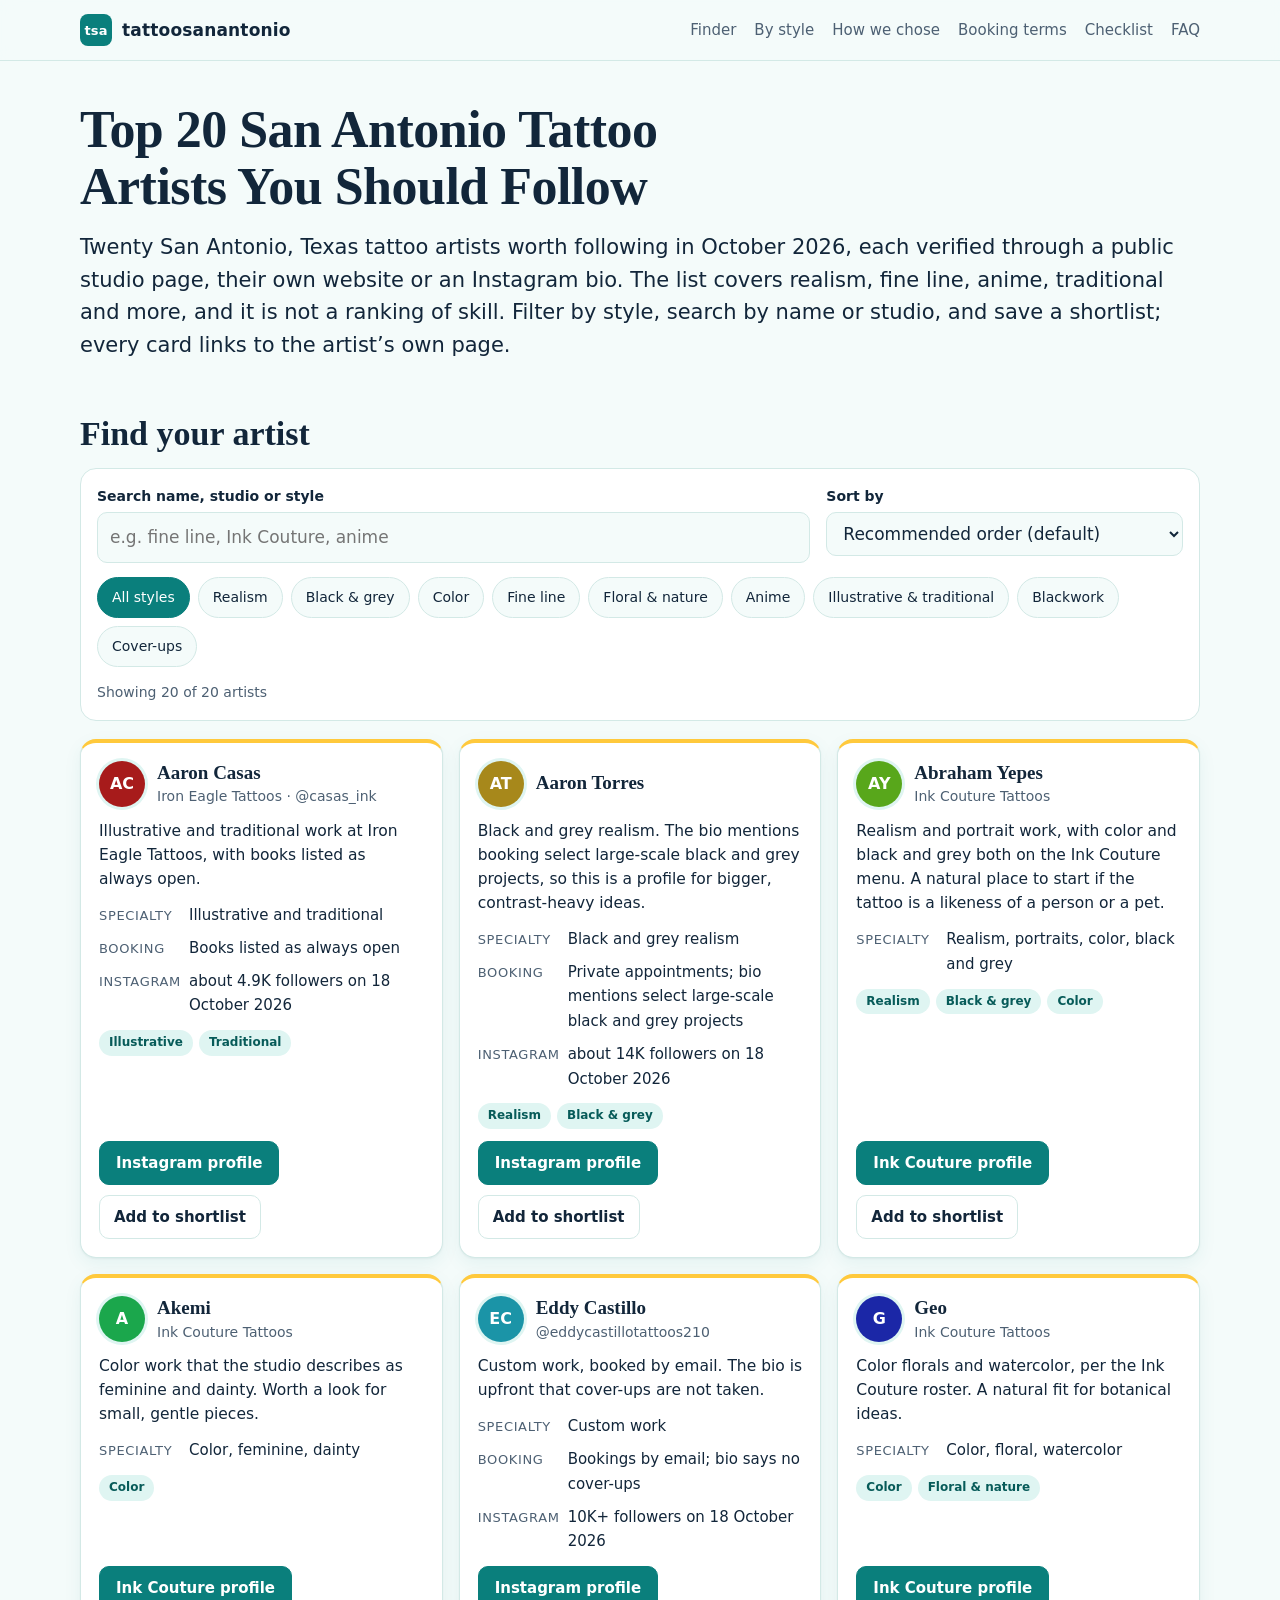
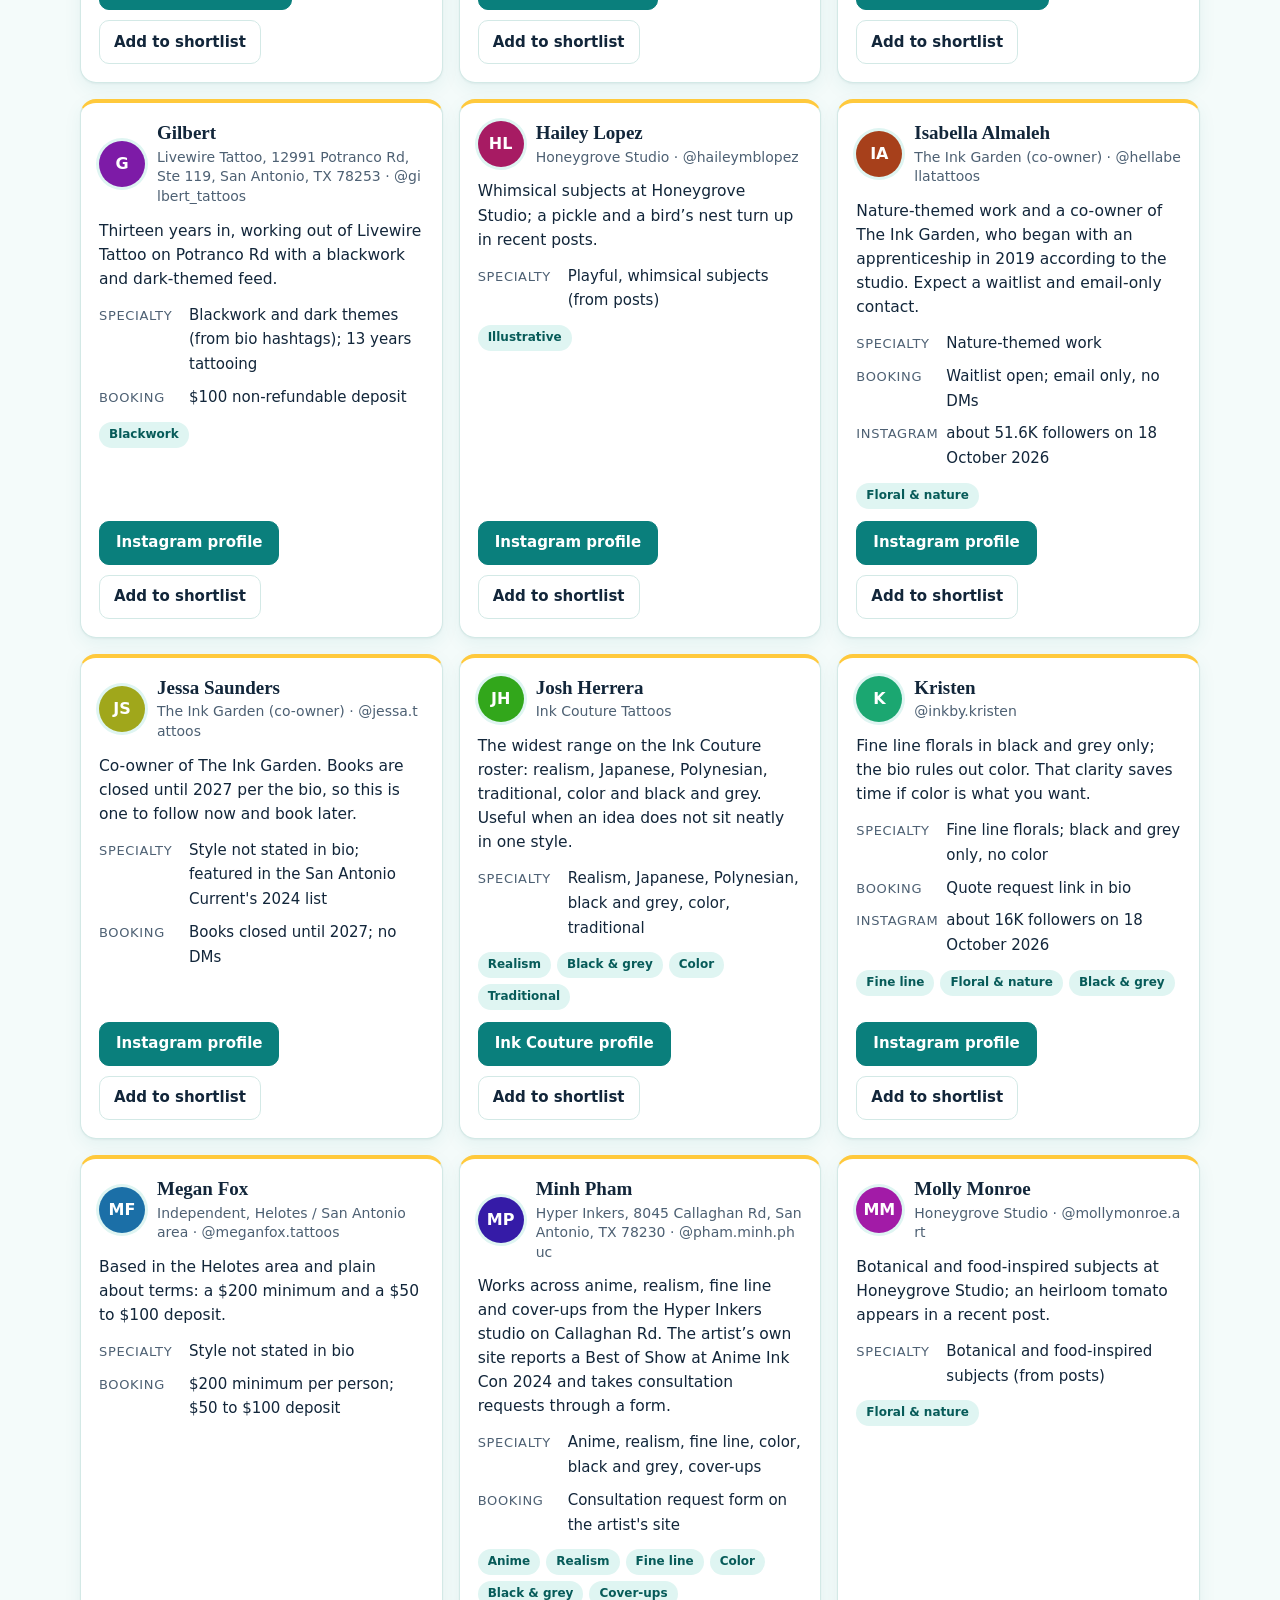
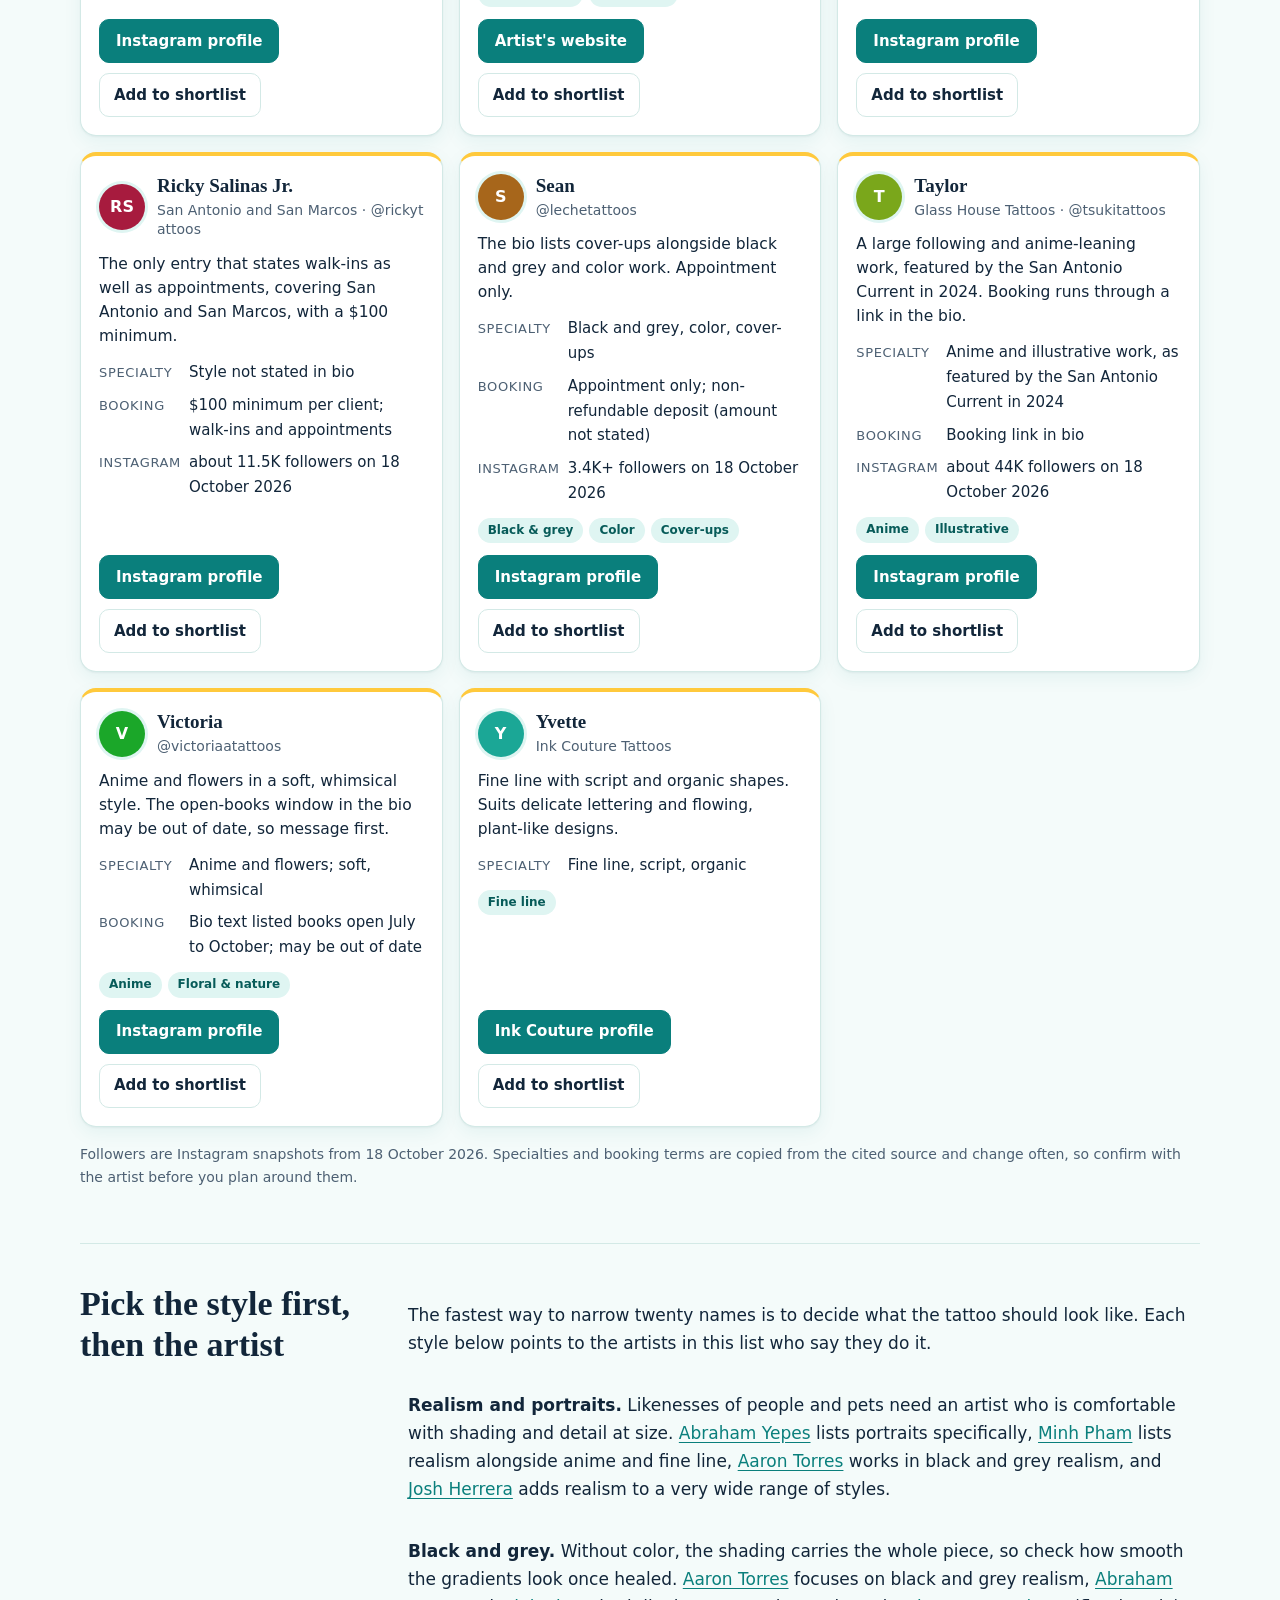
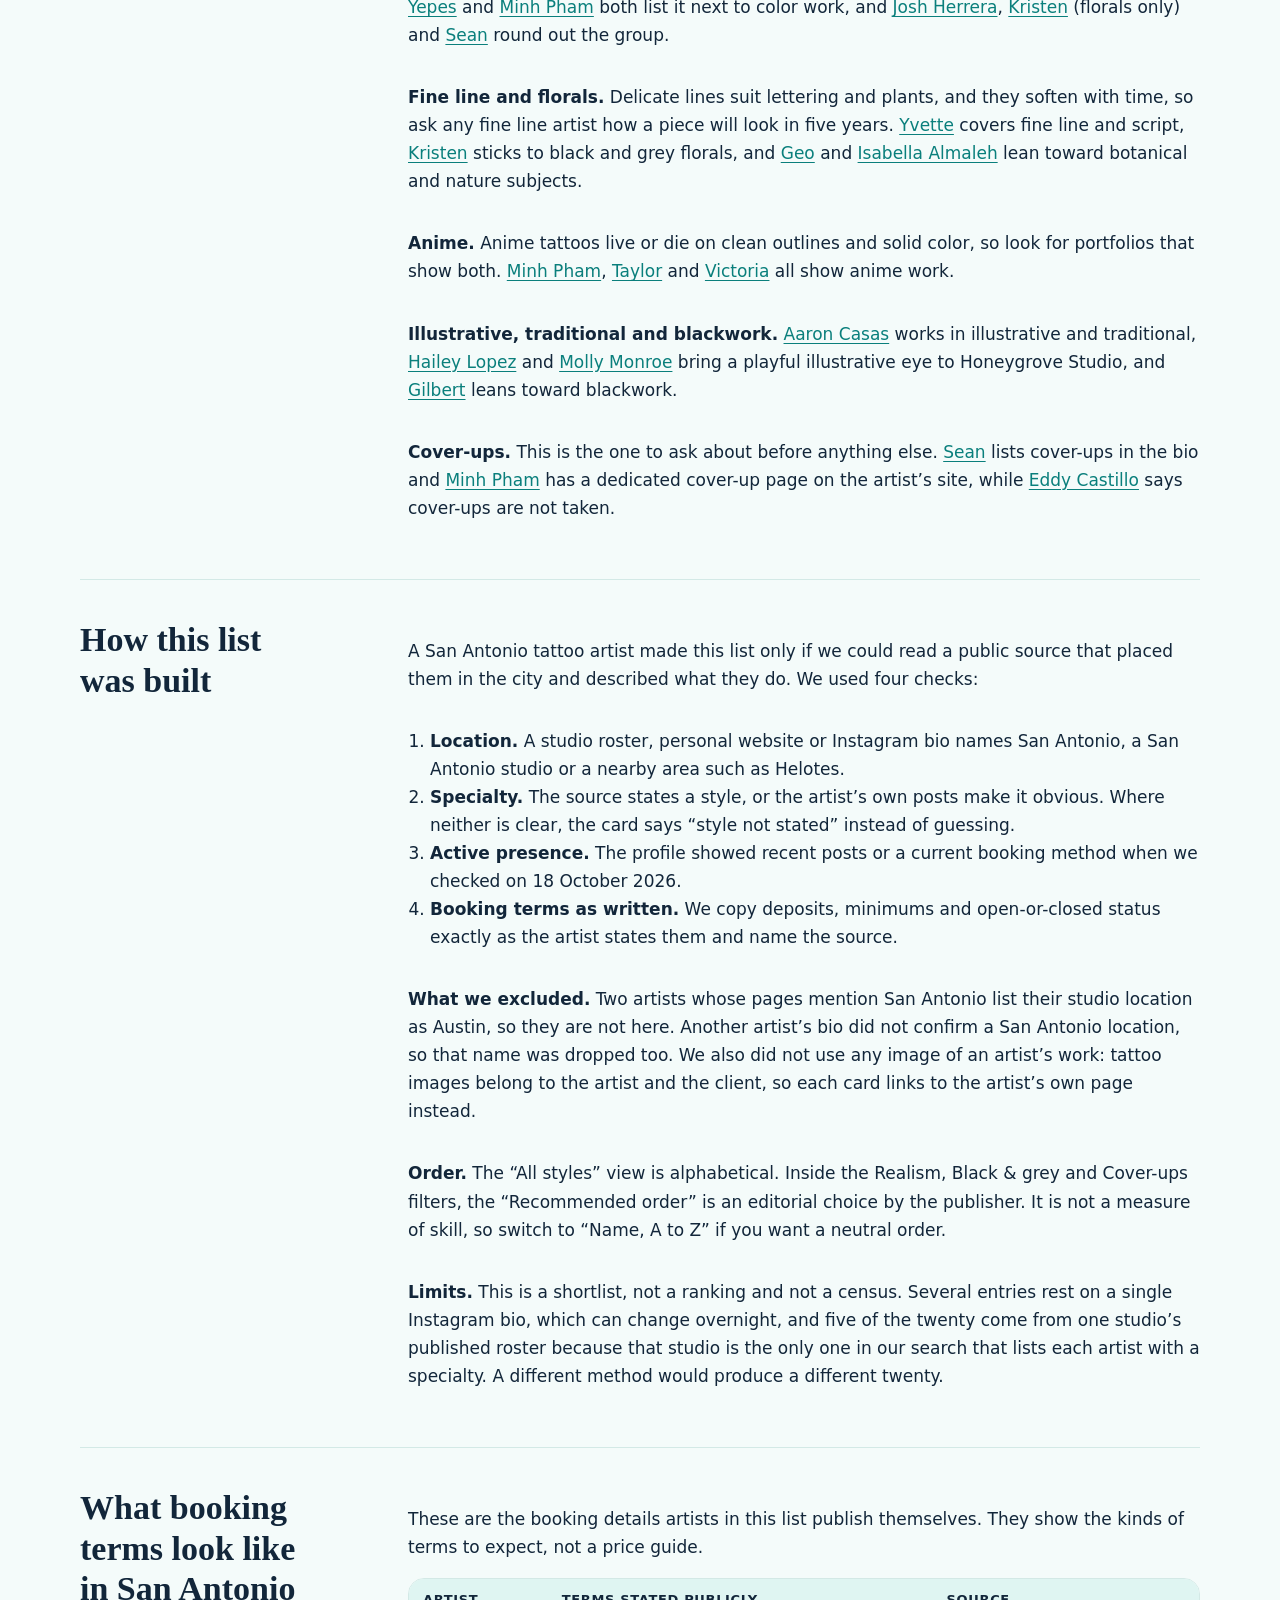
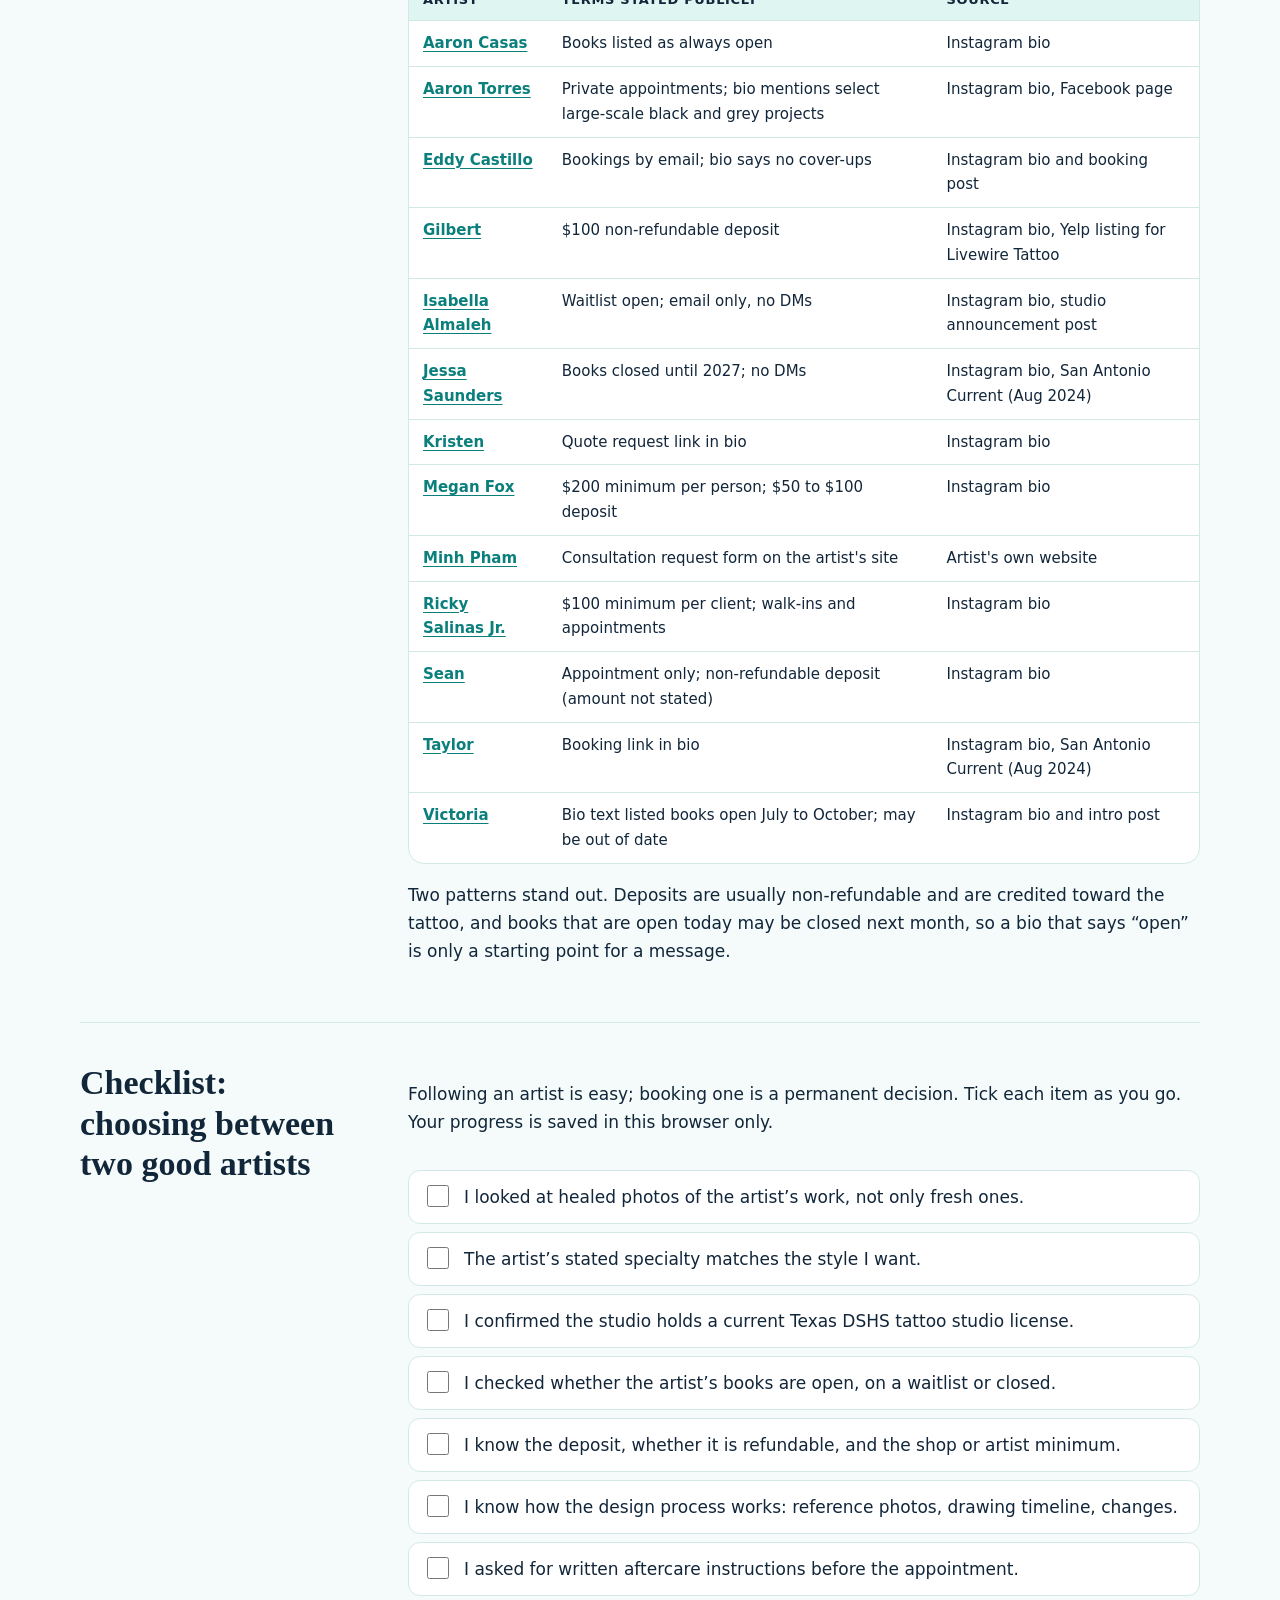
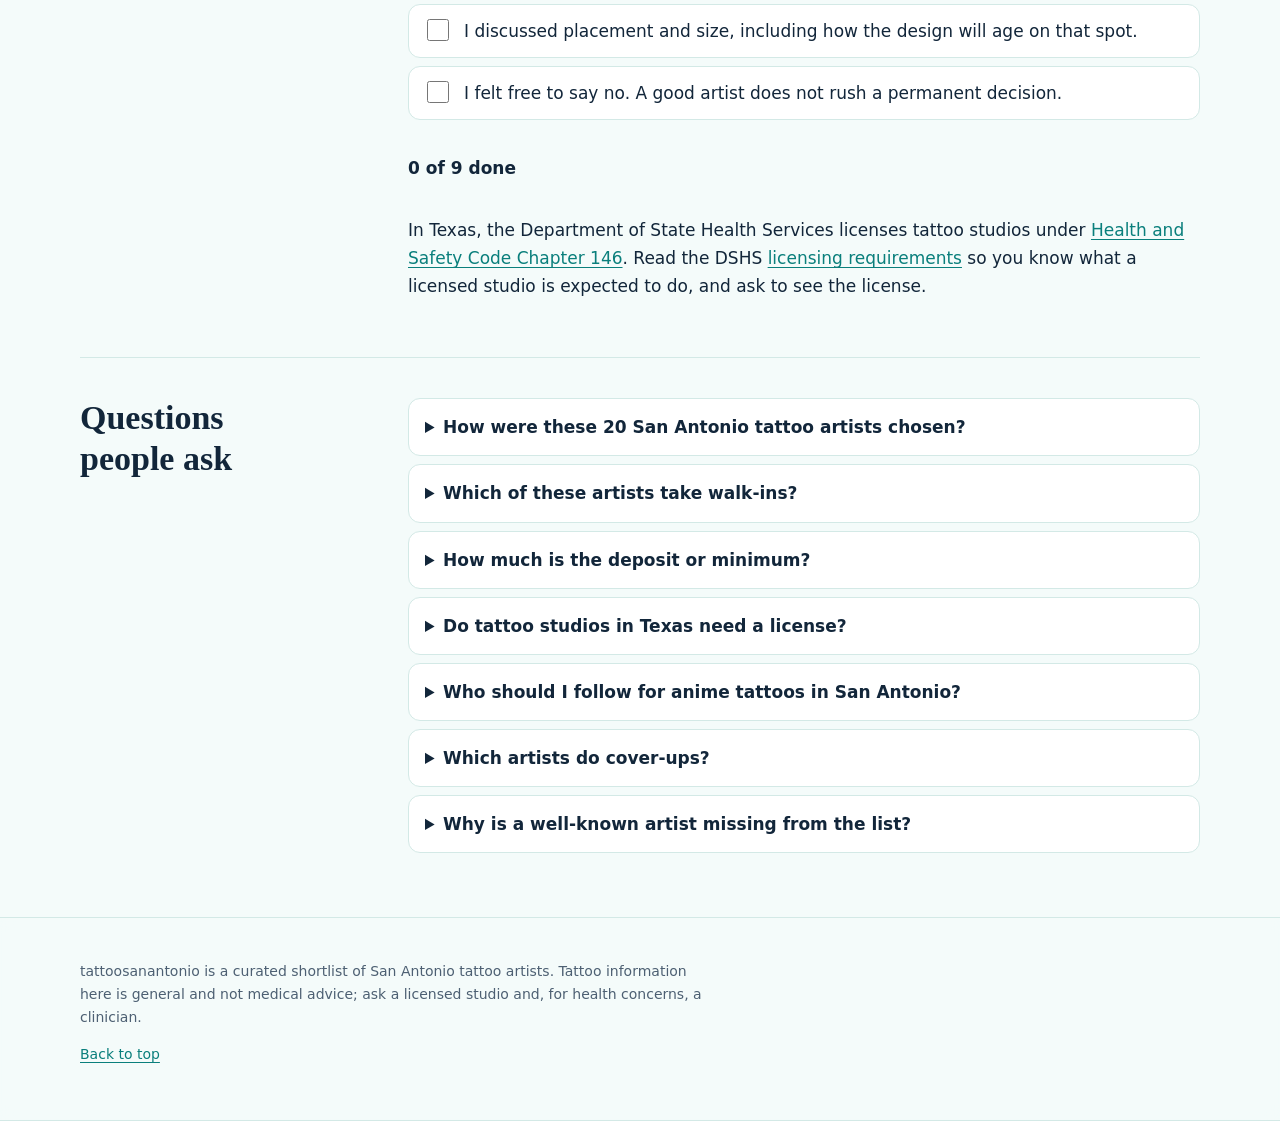
<file: index.html>
<!doctype html>
<html lang="en">
<head>
<meta charset="utf-8">
<meta name="viewport" content="width=device-width, initial-scale=1">
<title>Top 20 San Antonio Tattoo Artists You Should Follow (2026)</title>
<meta name="description" content="Twenty San Antonio, Texas tattoo artists worth following, each verified through a public studio page or Instagram bio. Filter by style, search, and save a shortlist.">
<meta name="robots" content="index, follow, max-image-preview:large, max-snippet:-1">
<meta name="author" content="tattoosanantonio">
<meta name="theme-color" content="#0a7f7c">
<meta name="color-scheme" content="light">
<link rel="canonical" href="https://tattoosanantonio.github.io/">
<link rel="alternate" hreflang="en-us" href="https://tattoosanantonio.github.io/">
<link rel="alternate" hreflang="x-default" href="https://tattoosanantonio.github.io/">
<meta name="geo.region" content="US-TX">
<meta name="geo.placename" content="San Antonio, Texas">
<meta name="geo.position" content="29.4241;-98.4936">
<meta name="ICBM" content="29.4241, -98.4936">
<meta property="og:type" content="article">
<meta property="og:site_name" content="tattoosanantonio">
<meta property="og:title" content="Top 20 San Antonio Tattoo Artists You Should Follow (2026)">
<meta property="og:description" content="Twenty San Antonio, Texas tattoo artists worth following, each verified through a public studio page or Instagram bio. Filter by style, search, and save a shortlist.">
<meta property="og:locale" content="en_US">
<meta property="og:url" content="https://tattoosanantonio.github.io/">
<meta property="article:modified_time" content="2026-10-18">
<meta property="article:section" content="Tattoo artists in San Antonio, Texas">
<meta name="twitter:card" content="summary">
<meta name="twitter:title" content="Top 20 San Antonio Tattoo Artists You Should Follow (2026)">
<meta name="twitter:description" content="Twenty San Antonio, Texas tattoo artists worth following, each verified through a public studio page or Instagram bio. Filter by style, search, and save a shortlist.">
<link rel="icon" href="favicon.svg" type="image/svg+xml">
<link rel="stylesheet" href="style.css">
<script type="application/ld+json">{"@context":"https://schema.org","@type":"WebSite","name":"tattoosanantonio","inLanguage":"en-US","url":"https://tattoosanantonio.github.io/","about":{"@type":"Thing","name":"San Antonio tattoo artists"}}</script>
<script type="application/ld+json">{"@context":"https://schema.org","@type":"Article","headline":"Top 20 San Antonio Tattoo Artists You Should Follow (2026)","description":"Twenty San Antonio, Texas tattoo artists worth following, each verified through a public studio page or Instagram bio. Filter by style, search, and save a shortlist.","datePublished":"2026-10-18","dateModified":"2026-10-18","inLanguage":"en-US","mainEntityOfPage":"https://tattoosanantonio.github.io/","url":"https://tattoosanantonio.github.io/","author":{"@type":"Organization","name":"tattoosanantonio"},"publisher":{"@type":"Organization","name":"tattoosanantonio","url":"https://tattoosanantonio.github.io/"},"about":{"@type":"Thing","name":"Tattoo artists in San Antonio, Texas"},"contentLocation":{"@type":"Place","name":"San Antonio, Texas","address":{"@type":"PostalAddress","addressLocality":"San Antonio","addressRegion":"TX","addressCountry":"US"},"geo":{"@type":"GeoCoordinates","latitude":29.4241,"longitude":-98.4936}},"spatialCoverage":{"@type":"Place","name":"San Antonio, Texas","address":{"@type":"PostalAddress","addressLocality":"San Antonio","addressRegion":"TX","addressCountry":"US"},"geo":{"@type":"GeoCoordinates","latitude":29.4241,"longitude":-98.4936}}}</script>
<script type="application/ld+json">{"@context":"https://schema.org","@type":"ItemList","name":"San Antonio tattoo artists worth following (not a skill ranking)","itemListOrder":"https://schema.org/ItemListUnordered","numberOfItems":20,"itemListElement":[{"@type":"ListItem","position":1,"item":{"@type":"Person","name":"Aaron Casas","jobTitle":"Tattoo artist","url":"https://www.instagram.com/casas_ink/","workLocation":{"@type":"Place","name":"San Antonio, Texas","address":{"@type":"PostalAddress","addressLocality":"San Antonio","addressRegion":"TX","addressCountry":"US"}}}},{"@type":"ListItem","position":2,"item":{"@type":"Person","name":"Aaron Torres","jobTitle":"Tattoo artist","url":"https://www.instagram.com/aarontorrestattoo/","workLocation":{"@type":"Place","name":"San Antonio, Texas","address":{"@type":"PostalAddress","addressLocality":"San Antonio","addressRegion":"TX","addressCountry":"US"}}}},{"@type":"ListItem","position":3,"item":{"@type":"Person","name":"Abraham Yepes","jobTitle":"Tattoo artist","url":"https://inkcouturetattoos.com/tattoo-artists/abraham/","workLocation":{"@type":"Place","name":"San Antonio, Texas","address":{"@type":"PostalAddress","addressLocality":"San Antonio","addressRegion":"TX","addressCountry":"US"}}}},{"@type":"ListItem","position":4,"item":{"@type":"Person","name":"Akemi","jobTitle":"Tattoo artist","url":"https://inkcouturetattoos.com/tattoo-artists/akemi/","workLocation":{"@type":"Place","name":"San Antonio, Texas","address":{"@type":"PostalAddress","addressLocality":"San Antonio","addressRegion":"TX","addressCountry":"US"}}}},{"@type":"ListItem","position":5,"item":{"@type":"Person","name":"Eddy Castillo","jobTitle":"Tattoo artist","url":"https://www.instagram.com/eddycastillotattoos210/","workLocation":{"@type":"Place","name":"San Antonio, Texas","address":{"@type":"PostalAddress","addressLocality":"San Antonio","addressRegion":"TX","addressCountry":"US"}}}},{"@type":"ListItem","position":6,"item":{"@type":"Person","name":"Geo","jobTitle":"Tattoo artist","url":"https://inkcouturetattoos.com/tattoo-artists/geo/","workLocation":{"@type":"Place","name":"San Antonio, Texas","address":{"@type":"PostalAddress","addressLocality":"San Antonio","addressRegion":"TX","addressCountry":"US"}}}},{"@type":"ListItem","position":7,"item":{"@type":"Person","name":"Gilbert","jobTitle":"Tattoo artist","url":"https://www.instagram.com/gilbert_tattoos/","workLocation":{"@type":"Place","name":"San Antonio, Texas","address":{"@type":"PostalAddress","addressLocality":"San Antonio","addressRegion":"TX","addressCountry":"US"}}}},{"@type":"ListItem","position":8,"item":{"@type":"Person","name":"Hailey Lopez","jobTitle":"Tattoo artist","url":"https://www.instagram.com/haileymblopez/","workLocation":{"@type":"Place","name":"San Antonio, Texas","address":{"@type":"PostalAddress","addressLocality":"San Antonio","addressRegion":"TX","addressCountry":"US"}}}},{"@type":"ListItem","position":9,"item":{"@type":"Person","name":"Isabella Almaleh","jobTitle":"Tattoo artist","url":"https://www.instagram.com/hellabellatattoos/","workLocation":{"@type":"Place","name":"San Antonio, Texas","address":{"@type":"PostalAddress","addressLocality":"San Antonio","addressRegion":"TX","addressCountry":"US"}}}},{"@type":"ListItem","position":10,"item":{"@type":"Person","name":"Jessa Saunders","jobTitle":"Tattoo artist","url":"https://www.instagram.com/jessa.tattoos/","workLocation":{"@type":"Place","name":"San Antonio, Texas","address":{"@type":"PostalAddress","addressLocality":"San Antonio","addressRegion":"TX","addressCountry":"US"}}}},{"@type":"ListItem","position":11,"item":{"@type":"Person","name":"Josh Herrera","jobTitle":"Tattoo artist","url":"https://inkcouturetattoos.com/josh","workLocation":{"@type":"Place","name":"San Antonio, Texas","address":{"@type":"PostalAddress","addressLocality":"San Antonio","addressRegion":"TX","addressCountry":"US"}}}},{"@type":"ListItem","position":12,"item":{"@type":"Person","name":"Kristen","jobTitle":"Tattoo artist","url":"https://www.instagram.com/inkby.kristen/","workLocation":{"@type":"Place","name":"San Antonio, Texas","address":{"@type":"PostalAddress","addressLocality":"San Antonio","addressRegion":"TX","addressCountry":"US"}}}},{"@type":"ListItem","position":13,"item":{"@type":"Person","name":"Megan Fox","jobTitle":"Tattoo artist","url":"https://www.instagram.com/meganfox.tattoos/","workLocation":{"@type":"Place","name":"San Antonio, Texas","address":{"@type":"PostalAddress","addressLocality":"San Antonio","addressRegion":"TX","addressCountry":"US"}}}},{"@type":"ListItem","position":14,"item":{"@type":"Person","name":"Minh Pham","jobTitle":"Tattoo artist","url":"https://minhphamtattoo.com/","workLocation":{"@type":"Place","name":"San Antonio, Texas","address":{"@type":"PostalAddress","addressLocality":"San Antonio","addressRegion":"TX","addressCountry":"US"}}}},{"@type":"ListItem","position":15,"item":{"@type":"Person","name":"Molly Monroe","jobTitle":"Tattoo artist","url":"https://www.instagram.com/mollymonroe.art/","workLocation":{"@type":"Place","name":"San Antonio, Texas","address":{"@type":"PostalAddress","addressLocality":"San Antonio","addressRegion":"TX","addressCountry":"US"}}}},{"@type":"ListItem","position":16,"item":{"@type":"Person","name":"Ricky Salinas Jr.","jobTitle":"Tattoo artist","url":"https://www.instagram.com/rickytattoos/","workLocation":{"@type":"Place","name":"San Antonio, Texas","address":{"@type":"PostalAddress","addressLocality":"San Antonio","addressRegion":"TX","addressCountry":"US"}}}},{"@type":"ListItem","position":17,"item":{"@type":"Person","name":"Sean","jobTitle":"Tattoo artist","url":"https://www.instagram.com/lechetattoos/","workLocation":{"@type":"Place","name":"San Antonio, Texas","address":{"@type":"PostalAddress","addressLocality":"San Antonio","addressRegion":"TX","addressCountry":"US"}}}},{"@type":"ListItem","position":18,"item":{"@type":"Person","name":"Taylor","jobTitle":"Tattoo artist","url":"https://www.instagram.com/tsukitattoos/","workLocation":{"@type":"Place","name":"San Antonio, Texas","address":{"@type":"PostalAddress","addressLocality":"San Antonio","addressRegion":"TX","addressCountry":"US"}}}},{"@type":"ListItem","position":19,"item":{"@type":"Person","name":"Victoria","jobTitle":"Tattoo artist","url":"https://www.instagram.com/victoriaatattoos/","workLocation":{"@type":"Place","name":"San Antonio, Texas","address":{"@type":"PostalAddress","addressLocality":"San Antonio","addressRegion":"TX","addressCountry":"US"}}}},{"@type":"ListItem","position":20,"item":{"@type":"Person","name":"Yvette","jobTitle":"Tattoo artist","url":"https://inkcouturetattoos.com/tattoo-artists/yvette/","workLocation":{"@type":"Place","name":"San Antonio, Texas","address":{"@type":"PostalAddress","addressLocality":"San Antonio","addressRegion":"TX","addressCountry":"US"}}}}]}</script>
<script type="application/ld+json">{"@context":"https://schema.org","@type":"FAQPage","mainEntity":[{"@type":"Question","name":"How were these 20 San Antonio tattoo artists chosen?","acceptedAnswer":{"@type":"Answer","text":"Each artist appears in a public source we could open and read: a studio’s own artist page, the artist’s own website, or an Instagram bio that names San Antonio or a San Antonio studio. We then required a stated specialty or visible body of work, and we recorded booking details as written. The order is not a ranking of skill: “All styles” is alphabetical, and inside a style filter the order is an editorial choice by the publisher."}},{"@type":"Question","name":"Which of these artists take walk-ins?","acceptedAnswer":{"@type":"Answer","text":"In the sources we checked, only Ricky Salinas Jr. states that walk-ins and appointments are both accepted. Every other entry either books by appointment, uses a waitlist or does not say. Confirm directly before you show up."}},{"@type":"Question","name":"How much is the deposit or minimum?","acceptedAnswer":{"@type":"Answer","text":"Where artists publish figures, they range from a $100 minimum (Ricky Salinas Jr.) to a $200 minimum with a $50 to $100 deposit (Megan Fox), plus a $100 non-refundable deposit for Gilbert at Livewire Tattoo. Most entries publish no price at all, so treat these as examples of how artists state terms, not a price guide."}},{"@type":"Question","name":"Do tattoo studios in Texas need a license?","acceptedAnswer":{"@type":"Answer","text":"Yes. The Texas Department of State Health Services licenses tattoo studios under Health and Safety Code Chapter 146. Ask to see the studio license before you book, and read the DSHS licensing requirements for what a licensed studio must do."}},{"@type":"Question","name":"Who should I follow for anime tattoos in San Antonio?","acceptedAnswer":{"@type":"Answer","text":"Three entries show anime work: Minh Pham (@pham.minh.phuc), Taylor (@tsukitattoos, featured by the San Antonio Current in 2024) and Victoria (@victoriaatattoos, who pairs anime with flowers). Compare their healed work and ask how each handles color saturation and fine outlines."}},{"@type":"Question","name":"Which artists do cover-ups?","acceptedAnswer":{"@type":"Answer","text":"Sean (@lechetattoos) lists cover-ups among the services in the bio, and Minh Pham (@pham.minh.phuc) has a dedicated cover-up page on the artist’s site. Eddy Castillo’s bio says cover-ups are not taken. For everyone else the sources we checked do not say, so ask during the consultation."}},{"@type":"Question","name":"Why is a well-known artist missing from the list?","acceptedAnswer":{"@type":"Answer","text":"This is a verified shortlist, not a census. We left out artists whose public pages list a studio outside San Antonio, even when their marketing mentions the city, and artists whose location we could not confirm. A different method would surface a different twenty."}}]}</script>
</head>
<body>
<a class="skip" href="#finder">Skip to the artist finder</a>

<header class="site">
  <div class="wrap bar">
    <a class="brand" href="./" aria-label="tattoosanantonio home"><span class="brand-mark" aria-hidden="true">tsa</span> tattoosanantonio</a>
    <nav aria-label="On this page">
      <a href="#finder">Finder</a>
      <a href="#styles">By style</a>
      <a href="#method">How we chose</a>
      <a href="#booking">Booking terms</a>
      <a href="#checklist">Checklist</a>
      <a href="#faq">FAQ</a>
    </nav>
  </div>
</header>

<main id="main">
  <div class="wrap">
    <section class="lead" aria-labelledby="top">
      <h1 id="top">Top 20 San Antonio Tattoo Artists You Should Follow</h1>
      <p class="answer">Twenty San Antonio, Texas tattoo artists worth following in October 2026, each verified through a public studio page, their own website or an Instagram bio. The list covers realism, fine line, anime, traditional and more, and it is not a ranking of skill. Filter by style, search by name or studio, and save a shortlist; every card links to the artist’s own page.</p>
    </section>

    <section id="finder" class="finder" aria-labelledby="finder-h">
      <h2 id="finder-h">Find your artist</h2>
      <div class="controls" data-controls hidden>
        <div class="field">
          <label for="q">Search name, studio or style</label>
          <input id="q" type="search" placeholder="e.g. fine line, Ink Couture, anime" autocomplete="off">
        </div>
        <div class="field">
          <label for="sort">Sort by</label>
          <select id="sort">
            <option value="rec">Recommended order (default)</option>
            <option value="name">Name, A to Z</option>
            <option value="studio">Studio, A to Z</option>
            <option value="followers">Most Instagram followers (snapshot)</option>
          </select>
        </div>
        <div class="chips" role="group" aria-label="Filter by style"><button type="button" class="chip" data-chip="all" data-any="" data-order="" aria-pressed="true">All styles</button><button type="button" class="chip" data-chip="realism" data-any="realism" data-order="abraham-yepes minh-pham aaron-torres josh-herrera" aria-pressed="false">Realism</button><button type="button" class="chip" data-chip="blackgrey" data-any="blackgrey" data-order="aaron-torres abraham-yepes minh-pham josh-herrera kristen sean-leche" aria-pressed="false">Black &amp; grey</button><button type="button" class="chip" data-chip="color" data-any="color" data-order="" aria-pressed="false">Color</button><button type="button" class="chip" data-chip="fineline" data-any="fineline" data-order="" aria-pressed="false">Fine line</button><button type="button" class="chip" data-chip="floral" data-any="floral" data-order="" aria-pressed="false">Floral &amp; nature</button><button type="button" class="chip" data-chip="anime" data-any="anime" data-order="" aria-pressed="false">Anime</button><button type="button" class="chip" data-chip="illtrad" data-any="illustrative traditional" data-order="" aria-pressed="false">Illustrative &amp; traditional</button><button type="button" class="chip" data-chip="blackwork" data-any="blackwork" data-order="" aria-pressed="false">Blackwork</button><button type="button" class="chip" data-chip="coverup" data-any="coverup" data-order="sean-leche minh-pham" aria-pressed="false">Cover-ups</button></div>
        <p class="count" id="count" role="status" aria-live="polite">Showing 20 of 20 artists</p>
      </div>

      <aside class="shortlist" id="shortlist" aria-labelledby="shortlist-h" hidden>
        <h3 id="shortlist-h">Your shortlist <span id="shortlist-n">(0)</span></h3>
        <ul id="shortlist-list"></ul>
        <div class="row">
          <button type="button" class="btn" id="copy">Copy shortlist</button>
          <button type="button" class="btn ghost" id="clear">Clear</button>
          <span id="copy-status" class="status" role="status" aria-live="polite"></span>
        </div>
      </aside>

      <ul class="grid" id="grid">
<li class="artist" id="aaron-casas" data-id="aaron-casas" data-name="Aaron Casas" data-studio="Iron Eagle Tattoos" data-tags="illustrative traditional" data-followers="4900" data-search="aaron casas (@casas_ink) iron eagle tattoos illustrative and traditional" style="--h:0">
  <article aria-labelledby="aaron-casas-h">
    <header>
      <span class="mono" aria-hidden="true">AC</span>
      <div>
        <h3 id="aaron-casas-h">Aaron Casas</h3>
        <p class="studio">Iron Eagle Tattoos · <span class="handle">@casas_ink</span></p>
      </div>
    </header>
    <p class="blurb">Illustrative and traditional work at Iron Eagle Tattoos, with books listed as always open.</p>
    <dl class="facts"><div><dt>Specialty</dt><dd>Illustrative and traditional</dd></div><div><dt>Booking</dt><dd>Books listed as always open</dd></div><div><dt>Instagram</dt><dd>about 4.9K followers on 18 October 2026</dd></div></dl>
    <ul class="tags" aria-label="Styles"><li>Illustrative</li><li>Traditional</li></ul>
    <div class="actions">
      <a class="btn" href="https://www.instagram.com/casas_ink/" rel="noopener">Instagram profile<span class="visually-hidden"> for Aaron Casas</span></a>
      <button class="save" type="button" aria-pressed="false" data-id="aaron-casas"><span class="save-label">Add to shortlist</span><span class="visually-hidden"> Aaron Casas</span></button>
    </div>
  </article>
</li>
<li class="artist" id="aaron-torres" data-id="aaron-torres" data-name="Aaron Torres" data-studio="" data-tags="realism blackgrey" data-followers="14000" data-search="aaron torres  black and grey realism" style="--h:47">
  <article aria-labelledby="aaron-torres-h">
    <header>
      <span class="mono" aria-hidden="true">AT</span>
      <div>
        <h3 id="aaron-torres-h">Aaron Torres</h3>
        
      </div>
    </header>
    <p class="blurb">Black and grey realism. The bio mentions booking select large-scale black and grey projects, so this is a profile for bigger, contrast-heavy ideas.</p>
    <dl class="facts"><div><dt>Specialty</dt><dd>Black and grey realism</dd></div><div><dt>Booking</dt><dd>Private appointments; bio mentions select large-scale black and grey projects</dd></div><div><dt>Instagram</dt><dd>about 14K followers on 18 October 2026</dd></div></dl>
    <ul class="tags" aria-label="Styles"><li>Realism</li><li>Black &amp; grey</li></ul>
    <div class="actions">
      <a class="btn" href="https://www.instagram.com/aarontorrestattoo/" rel="noopener">Instagram profile<span class="visually-hidden"> for Aaron Torres</span></a>
      <button class="save" type="button" aria-pressed="false" data-id="aaron-torres"><span class="save-label">Add to shortlist</span><span class="visually-hidden"> Aaron Torres</span></button>
    </div>
  </article>
</li>
<li class="artist" id="abraham-yepes" data-id="abraham-yepes" data-name="Abraham Yepes" data-studio="Ink Couture Tattoos" data-tags="realism blackgrey color" data-followers="0" data-search="abraham yepes ink couture tattoos realism, portraits, color, black and grey" style="--h:94">
  <article aria-labelledby="abraham-yepes-h">
    <header>
      <span class="mono" aria-hidden="true">AY</span>
      <div>
        <h3 id="abraham-yepes-h">Abraham Yepes</h3>
        <p class="studio">Ink Couture Tattoos</p>
      </div>
    </header>
    <p class="blurb">Realism and portrait work, with color and black and grey both on the Ink Couture menu. A natural place to start if the tattoo is a likeness of a person or a pet.</p>
    <dl class="facts"><div><dt>Specialty</dt><dd>Realism, portraits, color, black and grey</dd></div></dl>
    <ul class="tags" aria-label="Styles"><li>Realism</li><li>Black &amp; grey</li><li>Color</li></ul>
    <div class="actions">
      <a class="btn" href="https://inkcouturetattoos.com/tattoo-artists/abraham/" rel="noopener">Ink Couture profile<span class="visually-hidden"> for Abraham Yepes</span></a>
      <button class="save" type="button" aria-pressed="false" data-id="abraham-yepes"><span class="save-label">Add to shortlist</span><span class="visually-hidden"> Abraham Yepes</span></button>
    </div>
  </article>
</li>
<li class="artist" id="akemi" data-id="akemi" data-name="Akemi" data-studio="Ink Couture Tattoos" data-tags="color" data-followers="0" data-search="akemi ink couture tattoos color, feminine, dainty" style="--h:141">
  <article aria-labelledby="akemi-h">
    <header>
      <span class="mono" aria-hidden="true">A</span>
      <div>
        <h3 id="akemi-h">Akemi</h3>
        <p class="studio">Ink Couture Tattoos</p>
      </div>
    </header>
    <p class="blurb">Color work that the studio describes as feminine and dainty. Worth a look for small, gentle pieces.</p>
    <dl class="facts"><div><dt>Specialty</dt><dd>Color, feminine, dainty</dd></div></dl>
    <ul class="tags" aria-label="Styles"><li>Color</li></ul>
    <div class="actions">
      <a class="btn" href="https://inkcouturetattoos.com/tattoo-artists/akemi/" rel="noopener">Ink Couture profile<span class="visually-hidden"> for Akemi</span></a>
      <button class="save" type="button" aria-pressed="false" data-id="akemi"><span class="save-label">Add to shortlist</span><span class="visually-hidden"> Akemi</span></button>
    </div>
  </article>
</li>
<li class="artist" id="eddy-castillo" data-id="eddy-castillo" data-name="Eddy Castillo" data-studio="" data-tags="" data-followers="10000" data-search="eddy castillo (@eddycastillotattoos210)  custom work" style="--h:188">
  <article aria-labelledby="eddy-castillo-h">
    <header>
      <span class="mono" aria-hidden="true">EC</span>
      <div>
        <h3 id="eddy-castillo-h">Eddy Castillo</h3>
        <p class="studio"><span class="handle">@eddycastillotattoos210</span></p>
      </div>
    </header>
    <p class="blurb">Custom work, booked by email. The bio is upfront that cover-ups are not taken.</p>
    <dl class="facts"><div><dt>Specialty</dt><dd>Custom work</dd></div><div><dt>Booking</dt><dd>Bookings by email; bio says no cover-ups</dd></div><div><dt>Instagram</dt><dd>10K+ followers on 18 October 2026</dd></div></dl>
    
    <div class="actions">
      <a class="btn" href="https://www.instagram.com/eddycastillotattoos210/" rel="noopener">Instagram profile<span class="visually-hidden"> for Eddy Castillo</span></a>
      <button class="save" type="button" aria-pressed="false" data-id="eddy-castillo"><span class="save-label">Add to shortlist</span><span class="visually-hidden"> Eddy Castillo</span></button>
    </div>
  </article>
</li>
<li class="artist" id="geo" data-id="geo" data-name="Geo" data-studio="Ink Couture Tattoos" data-tags="color floral" data-followers="0" data-search="geo ink couture tattoos color, floral, watercolor" style="--h:235">
  <article aria-labelledby="geo-h">
    <header>
      <span class="mono" aria-hidden="true">G</span>
      <div>
        <h3 id="geo-h">Geo</h3>
        <p class="studio">Ink Couture Tattoos</p>
      </div>
    </header>
    <p class="blurb">Color florals and watercolor, per the Ink Couture roster. A natural fit for botanical ideas.</p>
    <dl class="facts"><div><dt>Specialty</dt><dd>Color, floral, watercolor</dd></div></dl>
    <ul class="tags" aria-label="Styles"><li>Color</li><li>Floral &amp; nature</li></ul>
    <div class="actions">
      <a class="btn" href="https://inkcouturetattoos.com/tattoo-artists/geo/" rel="noopener">Ink Couture profile<span class="visually-hidden"> for Geo</span></a>
      <button class="save" type="button" aria-pressed="false" data-id="geo"><span class="save-label">Add to shortlist</span><span class="visually-hidden"> Geo</span></button>
    </div>
  </article>
</li>
<li class="artist" id="gilbert" data-id="gilbert" data-name="Gilbert" data-studio="Livewire Tattoo, 12991 Potranco Rd, Ste 119, San Antonio, TX 78253" data-tags="blackwork" data-followers="0" data-search="gilbert (@gilbert_tattoos) livewire tattoo, 12991 potranco rd, ste 119, san antonio, tx 78253 blackwork and dark themes (from bio hashtags); 13 years tattooing" style="--h:282">
  <article aria-labelledby="gilbert-h">
    <header>
      <span class="mono" aria-hidden="true">G</span>
      <div>
        <h3 id="gilbert-h">Gilbert</h3>
        <p class="studio">Livewire Tattoo, 12991 Potranco Rd, Ste 119, San Antonio, TX 78253 · <span class="handle">@gilbert_tattoos</span></p>
      </div>
    </header>
    <p class="blurb">Thirteen years in, working out of Livewire Tattoo on Potranco Rd with a blackwork and dark-themed feed.</p>
    <dl class="facts"><div><dt>Specialty</dt><dd>Blackwork and dark themes (from bio hashtags); 13 years tattooing</dd></div><div><dt>Booking</dt><dd>$100 non-refundable deposit</dd></div></dl>
    <ul class="tags" aria-label="Styles"><li>Blackwork</li></ul>
    <div class="actions">
      <a class="btn" href="https://www.instagram.com/gilbert_tattoos/" rel="noopener">Instagram profile<span class="visually-hidden"> for Gilbert</span></a>
      <button class="save" type="button" aria-pressed="false" data-id="gilbert"><span class="save-label">Add to shortlist</span><span class="visually-hidden"> Gilbert</span></button>
    </div>
  </article>
</li>
<li class="artist" id="hailey-lopez" data-id="hailey-lopez" data-name="Hailey Lopez" data-studio="Honeygrove Studio" data-tags="illustrative" data-followers="0" data-search="hailey lopez (@haileymblopez) honeygrove studio playful, whimsical subjects (from posts)" style="--h:329">
  <article aria-labelledby="hailey-lopez-h">
    <header>
      <span class="mono" aria-hidden="true">HL</span>
      <div>
        <h3 id="hailey-lopez-h">Hailey Lopez</h3>
        <p class="studio">Honeygrove Studio · <span class="handle">@haileymblopez</span></p>
      </div>
    </header>
    <p class="blurb">Whimsical subjects at Honeygrove Studio; a pickle and a bird’s nest turn up in recent posts.</p>
    <dl class="facts"><div><dt>Specialty</dt><dd>Playful, whimsical subjects (from posts)</dd></div></dl>
    <ul class="tags" aria-label="Styles"><li>Illustrative</li></ul>
    <div class="actions">
      <a class="btn" href="https://www.instagram.com/haileymblopez/" rel="noopener">Instagram profile<span class="visually-hidden"> for Hailey Lopez</span></a>
      <button class="save" type="button" aria-pressed="false" data-id="hailey-lopez"><span class="save-label">Add to shortlist</span><span class="visually-hidden"> Hailey Lopez</span></button>
    </div>
  </article>
</li>
<li class="artist" id="isabella-almaleh" data-id="isabella-almaleh" data-name="Isabella Almaleh" data-studio="The Ink Garden (co-owner)" data-tags="floral" data-followers="51600" data-search="isabella almaleh (@hellabellatattoos) the ink garden (co-owner) nature-themed work" style="--h:16">
  <article aria-labelledby="isabella-almaleh-h">
    <header>
      <span class="mono" aria-hidden="true">IA</span>
      <div>
        <h3 id="isabella-almaleh-h">Isabella Almaleh</h3>
        <p class="studio">The Ink Garden (co-owner) · <span class="handle">@hellabellatattoos</span></p>
      </div>
    </header>
    <p class="blurb">Nature-themed work and a co-owner of The Ink Garden, who began with an apprenticeship in 2019 according to the studio. Expect a waitlist and email-only contact.</p>
    <dl class="facts"><div><dt>Specialty</dt><dd>Nature-themed work</dd></div><div><dt>Booking</dt><dd>Waitlist open; email only, no DMs</dd></div><div><dt>Instagram</dt><dd>about 51.6K followers on 18 October 2026</dd></div></dl>
    <ul class="tags" aria-label="Styles"><li>Floral &amp; nature</li></ul>
    <div class="actions">
      <a class="btn" href="https://www.instagram.com/hellabellatattoos/" rel="noopener">Instagram profile<span class="visually-hidden"> for Isabella Almaleh</span></a>
      <button class="save" type="button" aria-pressed="false" data-id="isabella-almaleh"><span class="save-label">Add to shortlist</span><span class="visually-hidden"> Isabella Almaleh</span></button>
    </div>
  </article>
</li>
<li class="artist" id="jessa-saunders" data-id="jessa-saunders" data-name="Jessa Saunders" data-studio="The Ink Garden (co-owner)" data-tags="" data-followers="0" data-search="jessa saunders (@jessa.tattoos) the ink garden (co-owner) style not stated in bio; featured in the san antonio current's 2024 list" style="--h:63">
  <article aria-labelledby="jessa-saunders-h">
    <header>
      <span class="mono" aria-hidden="true">JS</span>
      <div>
        <h3 id="jessa-saunders-h">Jessa Saunders</h3>
        <p class="studio">The Ink Garden (co-owner) · <span class="handle">@jessa.tattoos</span></p>
      </div>
    </header>
    <p class="blurb">Co-owner of The Ink Garden. Books are closed until 2027 per the bio, so this is one to follow now and book later.</p>
    <dl class="facts"><div><dt>Specialty</dt><dd>Style not stated in bio; featured in the San Antonio Current's 2024 list</dd></div><div><dt>Booking</dt><dd>Books closed until 2027; no DMs</dd></div></dl>
    
    <div class="actions">
      <a class="btn" href="https://www.instagram.com/jessa.tattoos/" rel="noopener">Instagram profile<span class="visually-hidden"> for Jessa Saunders</span></a>
      <button class="save" type="button" aria-pressed="false" data-id="jessa-saunders"><span class="save-label">Add to shortlist</span><span class="visually-hidden"> Jessa Saunders</span></button>
    </div>
  </article>
</li>
<li class="artist" id="josh-herrera" data-id="josh-herrera" data-name="Josh Herrera" data-studio="Ink Couture Tattoos" data-tags="realism blackgrey color traditional" data-followers="0" data-search="josh herrera ink couture tattoos realism, japanese, polynesian, black and grey, color, traditional" style="--h:110">
  <article aria-labelledby="josh-herrera-h">
    <header>
      <span class="mono" aria-hidden="true">JH</span>
      <div>
        <h3 id="josh-herrera-h">Josh Herrera</h3>
        <p class="studio">Ink Couture Tattoos</p>
      </div>
    </header>
    <p class="blurb">The widest range on the Ink Couture roster: realism, Japanese, Polynesian, traditional, color and black and grey. Useful when an idea does not sit neatly in one style.</p>
    <dl class="facts"><div><dt>Specialty</dt><dd>Realism, Japanese, Polynesian, black and grey, color, traditional</dd></div></dl>
    <ul class="tags" aria-label="Styles"><li>Realism</li><li>Black &amp; grey</li><li>Color</li><li>Traditional</li></ul>
    <div class="actions">
      <a class="btn" href="https://inkcouturetattoos.com/josh" rel="noopener">Ink Couture profile<span class="visually-hidden"> for Josh Herrera</span></a>
      <button class="save" type="button" aria-pressed="false" data-id="josh-herrera"><span class="save-label">Add to shortlist</span><span class="visually-hidden"> Josh Herrera</span></button>
    </div>
  </article>
</li>
<li class="artist" id="kristen" data-id="kristen" data-name="Kristen" data-studio="" data-tags="fineline floral blackgrey" data-followers="16000" data-search="kristen (@inkby.kristen)  fine line florals; black and grey only, no color" style="--h:157">
  <article aria-labelledby="kristen-h">
    <header>
      <span class="mono" aria-hidden="true">K</span>
      <div>
        <h3 id="kristen-h">Kristen</h3>
        <p class="studio"><span class="handle">@inkby.kristen</span></p>
      </div>
    </header>
    <p class="blurb">Fine line florals in black and grey only; the bio rules out color. That clarity saves time if color is what you want.</p>
    <dl class="facts"><div><dt>Specialty</dt><dd>Fine line florals; black and grey only, no color</dd></div><div><dt>Booking</dt><dd>Quote request link in bio</dd></div><div><dt>Instagram</dt><dd>about 16K followers on 18 October 2026</dd></div></dl>
    <ul class="tags" aria-label="Styles"><li>Fine line</li><li>Floral &amp; nature</li><li>Black &amp; grey</li></ul>
    <div class="actions">
      <a class="btn" href="https://www.instagram.com/inkby.kristen/" rel="noopener">Instagram profile<span class="visually-hidden"> for Kristen</span></a>
      <button class="save" type="button" aria-pressed="false" data-id="kristen"><span class="save-label">Add to shortlist</span><span class="visually-hidden"> Kristen</span></button>
    </div>
  </article>
</li>
<li class="artist" id="megan-fox" data-id="megan-fox" data-name="Megan Fox" data-studio="Independent, Helotes / San Antonio area" data-tags="" data-followers="0" data-search="megan fox (@meganfox.tattoos) independent, helotes / san antonio area style not stated in bio" style="--h:204">
  <article aria-labelledby="megan-fox-h">
    <header>
      <span class="mono" aria-hidden="true">MF</span>
      <div>
        <h3 id="megan-fox-h">Megan Fox</h3>
        <p class="studio">Independent, Helotes / San Antonio area · <span class="handle">@meganfox.tattoos</span></p>
      </div>
    </header>
    <p class="blurb">Based in the Helotes area and plain about terms: a $200 minimum and a $50 to $100 deposit.</p>
    <dl class="facts"><div><dt>Specialty</dt><dd>Style not stated in bio</dd></div><div><dt>Booking</dt><dd>$200 minimum per person; $50 to $100 deposit</dd></div></dl>
    
    <div class="actions">
      <a class="btn" href="https://www.instagram.com/meganfox.tattoos/" rel="noopener">Instagram profile<span class="visually-hidden"> for Megan Fox</span></a>
      <button class="save" type="button" aria-pressed="false" data-id="megan-fox"><span class="save-label">Add to shortlist</span><span class="visually-hidden"> Megan Fox</span></button>
    </div>
  </article>
</li>
<li class="artist" id="minh-pham" data-id="minh-pham" data-name="Minh Pham" data-studio="Hyper Inkers, 8045 Callaghan Rd, San Antonio, TX 78230" data-tags="anime realism fineline color blackgrey coverup" data-followers="0" data-search="minh pham (@pham.minh.phuc) hyper inkers, 8045 callaghan rd, san antonio, tx 78230 anime, realism, fine line, color, black and grey, cover-ups" style="--h:251">
  <article aria-labelledby="minh-pham-h">
    <header>
      <span class="mono" aria-hidden="true">MP</span>
      <div>
        <h3 id="minh-pham-h">Minh Pham</h3>
        <p class="studio">Hyper Inkers, 8045 Callaghan Rd, San Antonio, TX 78230 · <span class="handle">@pham.minh.phuc</span></p>
      </div>
    </header>
    <p class="blurb">Works across anime, realism, fine line and cover-ups from the Hyper Inkers studio on Callaghan Rd. The artist’s own site reports a Best of Show at Anime Ink Con 2024 and takes consultation requests through a form.</p>
    <dl class="facts"><div><dt>Specialty</dt><dd>Anime, realism, fine line, color, black and grey, cover-ups</dd></div><div><dt>Booking</dt><dd>Consultation request form on the artist's site</dd></div></dl>
    <ul class="tags" aria-label="Styles"><li>Anime</li><li>Realism</li><li>Fine line</li><li>Color</li><li>Black &amp; grey</li><li>Cover-ups</li></ul>
    <div class="actions">
      <a class="btn" href="https://minhphamtattoo.com/" rel="noopener">Artist's website<span class="visually-hidden"> for Minh Pham</span></a>
      <button class="save" type="button" aria-pressed="false" data-id="minh-pham"><span class="save-label">Add to shortlist</span><span class="visually-hidden"> Minh Pham</span></button>
    </div>
  </article>
</li>
<li class="artist" id="molly-monroe" data-id="molly-monroe" data-name="Molly Monroe" data-studio="Honeygrove Studio" data-tags="floral" data-followers="0" data-search="molly monroe (@mollymonroe.art) honeygrove studio botanical and food-inspired subjects (from posts)" style="--h:298">
  <article aria-labelledby="molly-monroe-h">
    <header>
      <span class="mono" aria-hidden="true">MM</span>
      <div>
        <h3 id="molly-monroe-h">Molly Monroe</h3>
        <p class="studio">Honeygrove Studio · <span class="handle">@mollymonroe.art</span></p>
      </div>
    </header>
    <p class="blurb">Botanical and food-inspired subjects at Honeygrove Studio; an heirloom tomato appears in a recent post.</p>
    <dl class="facts"><div><dt>Specialty</dt><dd>Botanical and food-inspired subjects (from posts)</dd></div></dl>
    <ul class="tags" aria-label="Styles"><li>Floral &amp; nature</li></ul>
    <div class="actions">
      <a class="btn" href="https://www.instagram.com/mollymonroe.art/" rel="noopener">Instagram profile<span class="visually-hidden"> for Molly Monroe</span></a>
      <button class="save" type="button" aria-pressed="false" data-id="molly-monroe"><span class="save-label">Add to shortlist</span><span class="visually-hidden"> Molly Monroe</span></button>
    </div>
  </article>
</li>
<li class="artist" id="ricky-salinas" data-id="ricky-salinas" data-name="Ricky Salinas Jr." data-studio="San Antonio and San Marcos" data-tags="" data-followers="11500" data-search="ricky salinas jr. (@rickytattoos) san antonio and san marcos style not stated in bio" style="--h:345">
  <article aria-labelledby="ricky-salinas-h">
    <header>
      <span class="mono" aria-hidden="true">RS</span>
      <div>
        <h3 id="ricky-salinas-h">Ricky Salinas Jr.</h3>
        <p class="studio">San Antonio and San Marcos · <span class="handle">@rickytattoos</span></p>
      </div>
    </header>
    <p class="blurb">The only entry that states walk-ins as well as appointments, covering San Antonio and San Marcos, with a $100 minimum.</p>
    <dl class="facts"><div><dt>Specialty</dt><dd>Style not stated in bio</dd></div><div><dt>Booking</dt><dd>$100 minimum per client; walk-ins and appointments</dd></div><div><dt>Instagram</dt><dd>about 11.5K followers on 18 October 2026</dd></div></dl>
    
    <div class="actions">
      <a class="btn" href="https://www.instagram.com/rickytattoos/" rel="noopener">Instagram profile<span class="visually-hidden"> for Ricky Salinas Jr.</span></a>
      <button class="save" type="button" aria-pressed="false" data-id="ricky-salinas"><span class="save-label">Add to shortlist</span><span class="visually-hidden"> Ricky Salinas Jr.</span></button>
    </div>
  </article>
</li>
<li class="artist" id="sean-leche" data-id="sean-leche" data-name="Sean" data-studio="" data-tags="blackgrey color coverup" data-followers="3400" data-search="sean (@lechetattoos)  black and grey, color, cover-ups" style="--h:32">
  <article aria-labelledby="sean-leche-h">
    <header>
      <span class="mono" aria-hidden="true">S</span>
      <div>
        <h3 id="sean-leche-h">Sean</h3>
        <p class="studio"><span class="handle">@lechetattoos</span></p>
      </div>
    </header>
    <p class="blurb">The bio lists cover-ups alongside black and grey and color work. Appointment only.</p>
    <dl class="facts"><div><dt>Specialty</dt><dd>Black and grey, color, cover-ups</dd></div><div><dt>Booking</dt><dd>Appointment only; non-refundable deposit (amount not stated)</dd></div><div><dt>Instagram</dt><dd>3.4K+ followers on 18 October 2026</dd></div></dl>
    <ul class="tags" aria-label="Styles"><li>Black &amp; grey</li><li>Color</li><li>Cover-ups</li></ul>
    <div class="actions">
      <a class="btn" href="https://www.instagram.com/lechetattoos/" rel="noopener">Instagram profile<span class="visually-hidden"> for Sean</span></a>
      <button class="save" type="button" aria-pressed="false" data-id="sean-leche"><span class="save-label">Add to shortlist</span><span class="visually-hidden"> Sean</span></button>
    </div>
  </article>
</li>
<li class="artist" id="taylor-tsuki" data-id="taylor-tsuki" data-name="Taylor" data-studio="Glass House Tattoos" data-tags="anime illustrative" data-followers="44000" data-search="taylor (@tsukitattoos) glass house tattoos anime and illustrative work, as featured by the san antonio current in 2024" style="--h:79">
  <article aria-labelledby="taylor-tsuki-h">
    <header>
      <span class="mono" aria-hidden="true">T</span>
      <div>
        <h3 id="taylor-tsuki-h">Taylor</h3>
        <p class="studio">Glass House Tattoos · <span class="handle">@tsukitattoos</span></p>
      </div>
    </header>
    <p class="blurb">A large following and anime-leaning work, featured by the San Antonio Current in 2024. Booking runs through a link in the bio.</p>
    <dl class="facts"><div><dt>Specialty</dt><dd>Anime and illustrative work, as featured by the San Antonio Current in 2024</dd></div><div><dt>Booking</dt><dd>Booking link in bio</dd></div><div><dt>Instagram</dt><dd>about 44K followers on 18 October 2026</dd></div></dl>
    <ul class="tags" aria-label="Styles"><li>Anime</li><li>Illustrative</li></ul>
    <div class="actions">
      <a class="btn" href="https://www.instagram.com/tsukitattoos/" rel="noopener">Instagram profile<span class="visually-hidden"> for Taylor</span></a>
      <button class="save" type="button" aria-pressed="false" data-id="taylor-tsuki"><span class="save-label">Add to shortlist</span><span class="visually-hidden"> Taylor</span></button>
    </div>
  </article>
</li>
<li class="artist" id="victoria" data-id="victoria" data-name="Victoria" data-studio="" data-tags="anime floral" data-followers="0" data-search="victoria (@victoriaatattoos)  anime and flowers; soft, whimsical" style="--h:126">
  <article aria-labelledby="victoria-h">
    <header>
      <span class="mono" aria-hidden="true">V</span>
      <div>
        <h3 id="victoria-h">Victoria</h3>
        <p class="studio"><span class="handle">@victoriaatattoos</span></p>
      </div>
    </header>
    <p class="blurb">Anime and flowers in a soft, whimsical style. The open-books window in the bio may be out of date, so message first.</p>
    <dl class="facts"><div><dt>Specialty</dt><dd>Anime and flowers; soft, whimsical</dd></div><div><dt>Booking</dt><dd>Bio text listed books open July to October; may be out of date</dd></div></dl>
    <ul class="tags" aria-label="Styles"><li>Anime</li><li>Floral &amp; nature</li></ul>
    <div class="actions">
      <a class="btn" href="https://www.instagram.com/victoriaatattoos/" rel="noopener">Instagram profile<span class="visually-hidden"> for Victoria</span></a>
      <button class="save" type="button" aria-pressed="false" data-id="victoria"><span class="save-label">Add to shortlist</span><span class="visually-hidden"> Victoria</span></button>
    </div>
  </article>
</li>
<li class="artist" id="yvette" data-id="yvette" data-name="Yvette" data-studio="Ink Couture Tattoos" data-tags="fineline" data-followers="0" data-search="yvette ink couture tattoos fine line, script, organic" style="--h:173">
  <article aria-labelledby="yvette-h">
    <header>
      <span class="mono" aria-hidden="true">Y</span>
      <div>
        <h3 id="yvette-h">Yvette</h3>
        <p class="studio">Ink Couture Tattoos</p>
      </div>
    </header>
    <p class="blurb">Fine line with script and organic shapes. Suits delicate lettering and flowing, plant-like designs.</p>
    <dl class="facts"><div><dt>Specialty</dt><dd>Fine line, script, organic</dd></div></dl>
    <ul class="tags" aria-label="Styles"><li>Fine line</li></ul>
    <div class="actions">
      <a class="btn" href="https://inkcouturetattoos.com/tattoo-artists/yvette/" rel="noopener">Ink Couture profile<span class="visually-hidden"> for Yvette</span></a>
      <button class="save" type="button" aria-pressed="false" data-id="yvette"><span class="save-label">Add to shortlist</span><span class="visually-hidden"> Yvette</span></button>
    </div>
  </article>
</li></ul>
      <p class="empty" id="empty" hidden>No artist matches those filters. Clear the search or choose “All styles”.</p>
      <p class="fine">Followers are Instagram snapshots from 18 October 2026. Specialties and booking terms are copied from the cited source and change often, so confirm with the artist before you plan around them.</p>
    </section>

    <section id="styles" aria-labelledby="styles-h" class="prose">
      <h2 id="styles-h">Pick the style first, then the artist</h2>
      <p>The fastest way to narrow twenty names is to decide what the tattoo should look like. Each style below points to the artists in this list who say they do it.</p>
      <p><strong>Realism and portraits.</strong> Likenesses of people and pets need an artist who is comfortable with shading and detail at size. <a href="#abraham-yepes">Abraham Yepes</a> lists portraits specifically, <a href="#minh-pham">Minh Pham</a> lists realism alongside anime and fine line, <a href="#aaron-torres">Aaron Torres</a> works in black and grey realism, and <a href="#josh-herrera">Josh Herrera</a> adds realism to a very wide range of styles.</p>
      <p><strong>Black and grey.</strong> Without color, the shading carries the whole piece, so check how smooth the gradients look once healed. <a href="#aaron-torres">Aaron Torres</a> focuses on black and grey realism, <a href="#abraham-yepes">Abraham Yepes</a> and <a href="#minh-pham">Minh Pham</a> both list it next to color work, and <a href="#josh-herrera">Josh Herrera</a>, <a href="#kristen">Kristen</a> (florals only) and <a href="#sean-leche">Sean</a> round out the group.</p>
      <p><strong>Fine line and florals.</strong> Delicate lines suit lettering and plants, and they soften with time, so ask any fine line artist how a piece will look in five years. <a href="#yvette">Yvette</a> covers fine line and script, <a href="#kristen">Kristen</a> sticks to black and grey florals, and <a href="#geo">Geo</a> and <a href="#isabella-almaleh">Isabella Almaleh</a> lean toward botanical and nature subjects.</p>
      <p><strong>Anime.</strong> Anime tattoos live or die on clean outlines and solid color, so look for portfolios that show both. <a href="#minh-pham">Minh Pham</a>, <a href="#taylor-tsuki">Taylor</a> and <a href="#victoria">Victoria</a> all show anime work.</p>
      <p><strong>Illustrative, traditional and blackwork.</strong> <a href="#aaron-casas">Aaron Casas</a> works in illustrative and traditional, <a href="#hailey-lopez">Hailey Lopez</a> and <a href="#molly-monroe">Molly Monroe</a> bring a playful illustrative eye to Honeygrove Studio, and <a href="#gilbert">Gilbert</a> leans toward blackwork.</p>
      <p><strong>Cover-ups.</strong> This is the one to ask about before anything else. <a href="#sean-leche">Sean</a> lists cover-ups in the bio and <a href="#minh-pham">Minh Pham</a> has a dedicated cover-up page on the artist’s site, while <a href="#eddy-castillo">Eddy Castillo</a> says cover-ups are not taken.</p>
    </section>

    <section id="method" aria-labelledby="method-h" class="prose">
      <h2 id="method-h">How this list was built</h2>
      <p>A San Antonio tattoo artist made this list only if we could read a public source that placed them in the city and described what they do. We used four checks:</p>
      <ol>
        <li><strong>Location.</strong> A studio roster, personal website or Instagram bio names San Antonio, a San Antonio studio or a nearby area such as Helotes.</li>
        <li><strong>Specialty.</strong> The source states a style, or the artist’s own posts make it obvious. Where neither is clear, the card says “style not stated” instead of guessing.</li>
        <li><strong>Active presence.</strong> The profile showed recent posts or a current booking method when we checked on 18 October 2026.</li>
        <li><strong>Booking terms as written.</strong> We copy deposits, minimums and open-or-closed status exactly as the artist states them and name the source.</li>
      </ol>
      <p><strong>What we excluded.</strong> Two artists whose pages mention San Antonio list their studio location as Austin, so they are not here. Another artist’s bio did not confirm a San Antonio location, so that name was dropped too. We also did not use any image of an artist’s work: tattoo images belong to the artist and the client, so each card links to the artist’s own page instead.</p>
      <p><strong>Order.</strong> The “All styles” view is alphabetical. Inside the Realism, Black &amp; grey and Cover-ups filters, the “Recommended order” is an editorial choice by the publisher. It is not a measure of skill, so switch to “Name, A to Z” if you want a neutral order.</p>
      <p><strong>Limits.</strong> This is a shortlist, not a ranking and not a census. Several entries rest on a single Instagram bio, which can change overnight, and five of the twenty come from one studio’s published roster because that studio is the only one in our search that lists each artist with a specialty. A different method would produce a different twenty.</p>
    </section>

    <section id="booking" aria-labelledby="booking-h" class="prose">
      <h2 id="booking-h">What booking terms look like in San Antonio</h2>
      <p>These are the booking details artists in this list publish themselves. They show the kinds of terms to expect, not a price guide.</p>
      <div class="table-wrap">
        <table>
          <caption class="visually-hidden">Booking terms stated publicly by artists on this list, checked 18 October 2026</caption>
          <thead><tr><th scope="col">Artist</th><th scope="col">Terms stated publicly</th><th scope="col">Source</th></tr></thead>
          <tbody><tr><th scope="row"><a href="#aaron-casas">Aaron Casas</a></th><td>Books listed as always open</td><td>Instagram bio</td></tr><tr><th scope="row"><a href="#aaron-torres">Aaron Torres</a></th><td>Private appointments; bio mentions select large-scale black and grey projects</td><td>Instagram bio, Facebook page</td></tr><tr><th scope="row"><a href="#eddy-castillo">Eddy Castillo</a></th><td>Bookings by email; bio says no cover-ups</td><td>Instagram bio and booking post</td></tr><tr><th scope="row"><a href="#gilbert">Gilbert</a></th><td>$100 non-refundable deposit</td><td>Instagram bio, Yelp listing for Livewire Tattoo</td></tr><tr><th scope="row"><a href="#isabella-almaleh">Isabella Almaleh</a></th><td>Waitlist open; email only, no DMs</td><td>Instagram bio, studio announcement post</td></tr><tr><th scope="row"><a href="#jessa-saunders">Jessa Saunders</a></th><td>Books closed until 2027; no DMs</td><td>Instagram bio, San Antonio Current (Aug 2024)</td></tr><tr><th scope="row"><a href="#kristen">Kristen</a></th><td>Quote request link in bio</td><td>Instagram bio</td></tr><tr><th scope="row"><a href="#megan-fox">Megan Fox</a></th><td>$200 minimum per person; $50 to $100 deposit</td><td>Instagram bio</td></tr><tr><th scope="row"><a href="#minh-pham">Minh Pham</a></th><td>Consultation request form on the artist's site</td><td>Artist's own website</td></tr><tr><th scope="row"><a href="#ricky-salinas">Ricky Salinas Jr.</a></th><td>$100 minimum per client; walk-ins and appointments</td><td>Instagram bio</td></tr><tr><th scope="row"><a href="#sean-leche">Sean</a></th><td>Appointment only; non-refundable deposit (amount not stated)</td><td>Instagram bio</td></tr><tr><th scope="row"><a href="#taylor-tsuki">Taylor</a></th><td>Booking link in bio</td><td>Instagram bio, San Antonio Current (Aug 2024)</td></tr><tr><th scope="row"><a href="#victoria">Victoria</a></th><td>Bio text listed books open July to October; may be out of date</td><td>Instagram bio and intro post</td></tr></tbody>
        </table>
      </div>
      <p>Two patterns stand out. Deposits are usually non-refundable and are credited toward the tattoo, and books that are open today may be closed next month, so a bio that says “open” is only a starting point for a message.</p>
    </section>

    <section id="checklist" aria-labelledby="checklist-h" class="prose checklist">
      <h2 id="checklist-h">Checklist: choosing between two good artists</h2>
      <p>Following an artist is easy; booking one is a permanent decision. Tick each item as you go. Your progress is saved in this browser only.</p>
      <ul class="checks"><li><label><input type="checkbox" data-check="healed"> <span>I looked at healed photos of the artist’s work, not only fresh ones.</span></label></li><li><label><input type="checkbox" data-check="style"> <span>The artist’s stated specialty matches the style I want.</span></label></li><li><label><input type="checkbox" data-check="license"> <span>I confirmed the studio holds a current Texas DSHS tattoo studio license.</span></label></li><li><label><input type="checkbox" data-check="books"> <span>I checked whether the artist’s books are open, on a waitlist or closed.</span></label></li><li><label><input type="checkbox" data-check="money"> <span>I know the deposit, whether it is refundable, and the shop or artist minimum.</span></label></li><li><label><input type="checkbox" data-check="design"> <span>I know how the design process works: reference photos, drawing timeline, changes.</span></label></li><li><label><input type="checkbox" data-check="aftercare"> <span>I asked for written aftercare instructions before the appointment.</span></label></li><li><label><input type="checkbox" data-check="placement"> <span>I discussed placement and size, including how the design will age on that spot.</span></label></li><li><label><input type="checkbox" data-check="pressure"> <span>I felt free to say no. A good artist does not rush a permanent decision.</span></label></li></ul>
      <p class="progress" id="progress" role="status" aria-live="polite">0 of 9 done</p>
      <p>In Texas, the Department of State Health Services licenses tattoo studios under <a href="https://statutes.capitol.texas.gov/docs/hs/pdf/hs.146.pdf" rel="noopener">Health and Safety Code Chapter 146</a>. Read the DSHS <a href="https://www.dshs.texas.gov/tattoo-body-piercing-studios/licensing-requirements-tattoo-body-piercing-studios" rel="noopener">licensing requirements</a> so you know what a licensed studio is expected to do, and ask to see the license.</p>
    </section>

    <section id="faq" aria-labelledby="faq-h" class="prose faq">
      <h2 id="faq-h">Questions people ask</h2>
      <details><summary>How were these 20 San Antonio tattoo artists chosen?</summary><p>Each artist appears in a public source we could open and read: a studio’s own artist page, the artist’s own website, or an Instagram bio that names San Antonio or a San Antonio studio. We then required a stated specialty or visible body of work, and we recorded booking details as written. The order is not a ranking of skill: “All styles” is alphabetical, and inside a style filter the order is an editorial choice by the publisher.</p></details>
<details><summary>Which of these artists take walk-ins?</summary><p>In the sources we checked, only Ricky Salinas Jr. states that walk-ins and appointments are both accepted. Every other entry either books by appointment, uses a waitlist or does not say. Confirm directly before you show up.</p></details>
<details><summary>How much is the deposit or minimum?</summary><p>Where artists publish figures, they range from a $100 minimum (Ricky Salinas Jr.) to a $200 minimum with a $50 to $100 deposit (Megan Fox), plus a $100 non-refundable deposit for Gilbert at Livewire Tattoo. Most entries publish no price at all, so treat these as examples of how artists state terms, not a price guide.</p></details>
<details><summary>Do tattoo studios in Texas need a license?</summary><p>Yes. The Texas Department of State Health Services licenses tattoo studios under Health and Safety Code Chapter 146. Ask to see the studio license before you book, and read the DSHS licensing requirements for what a licensed studio must do.</p></details>
<details><summary>Who should I follow for anime tattoos in San Antonio?</summary><p>Three entries show anime work: Minh Pham (@pham.minh.phuc), Taylor (@tsukitattoos, featured by the San Antonio Current in 2024) and Victoria (@victoriaatattoos, who pairs anime with flowers). Compare their healed work and ask how each handles color saturation and fine outlines.</p></details>
<details><summary>Which artists do cover-ups?</summary><p>Sean (@lechetattoos) lists cover-ups among the services in the bio, and Minh Pham (@pham.minh.phuc) has a dedicated cover-up page on the artist’s site. Eddy Castillo’s bio says cover-ups are not taken. For everyone else the sources we checked do not say, so ask during the consultation.</p></details>
<details><summary>Why is a well-known artist missing from the list?</summary><p>This is a verified shortlist, not a census. We left out artists whose public pages list a studio outside San Antonio, even when their marketing mentions the city, and artists whose location we could not confirm. A different method would surface a different twenty.</p></details>
    </section>

  </div>
</main>

<footer class="site">
  <div class="wrap">
    <p>tattoosanantonio is a curated shortlist of San Antonio tattoo artists. Tattoo information here is general and not medical advice; ask a licensed studio and, for health concerns, a clinician.</p>
    <p><a href="#top">Back to top</a></p>
  </div>
</footer>

<noscript><style>[data-controls],.shortlist{display:none!important}.save{display:none!important}</style></noscript>
<script src="app.js" defer></script>
</body>
</html>
</file>
<file: style.css>
/* tattoosanantonio — single page. System fonts only: no external requests. */
:root {
  color-scheme: light;
  --bg: #f4fbfa;            /* fresh mint-white */
  --surface: #ffffff;
  --ink: #12263a;           /* deep navy for text */
  --muted: #4d6073;         /* 6:1 on white */
  --line: #d3e9e6;
  --accent: #0a7f7c;        /* teal, 4.8:1 with white text */
  --accent-ink: #ffffff;
  --accent-soft: #dff5f2;
  --sun: #ffc93c;           /* sunny yellow highlight */
  --sun-soft: #fff4cf;
  --coral: #ff6b57;
  --focus: #1b5fd1;
  --radius: 16px;
  --serif: ui-serif, Georgia, "Times New Roman", serif;
  --sans: system-ui, -apple-system, "Segoe UI", Roboto, Helvetica, Arial, sans-serif;
}
*, *::before, *::after { box-sizing: border-box; }
html { scroll-behavior: smooth; scroll-padding-top: 76px; }
@media (prefers-reduced-motion: reduce) { html { scroll-behavior: auto; } * { transition: none !important; } }
body { margin: 0; background: var(--bg); color: var(--ink); font: 17px/1.65 var(--sans); -webkit-text-size-adjust: 100%; }
[hidden] { display: none !important; }
.wrap { width: min(1120px, 100% - 32px); margin-inline: auto; }
.visually-hidden { position: absolute !important; width: 1px; height: 1px; overflow: hidden; clip: rect(0 0 0 0); white-space: nowrap; }
a { color: var(--accent); text-underline-offset: 3px; }
a:focus-visible, button:focus-visible, input:focus-visible, select:focus-visible, summary:focus-visible { outline: 3px solid var(--focus); outline-offset: 2px; }
.skip { position: absolute; left: 8px; top: -60px; background: var(--ink); color: var(--bg); padding: 10px 14px; border-radius: 8px; z-index: 10; }
.skip:focus { top: 8px; }

/* header */
.site.site, header.site { position: sticky; top: 0; z-index: 5; background: color-mix(in srgb, var(--bg) 92%, transparent); backdrop-filter: blur(8px); border-bottom: 1px solid var(--line); }
.bar { display: flex; align-items: center; justify-content: space-between; gap: 16px; min-height: 60px; flex-wrap: wrap; padding-block: 6px; }
.brand { display: inline-flex; align-items: center; gap: 10px; font-weight: 700; color: var(--ink); text-decoration: none; letter-spacing: .01em; }
.brand-mark { display: inline-grid; place-items: center; width: 32px; height: 32px; border-radius: 8px; background: var(--accent); color: var(--accent-ink); font: 700 13px/1 var(--sans); text-transform: lowercase; }
header.site nav { display: flex; flex-wrap: wrap; gap: 4px 18px; font-size: 15px; }
header.site nav a { color: var(--muted); text-decoration: none; padding: 6px 0; }
header.site nav a:hover { color: var(--ink); text-decoration: underline; }

/* lead: the centerpiece text sits first inside main, uninterrupted */
.lead { padding: 40px 0 8px; }
.lead .answer { max-width: 62em; }
.kicker { margin: 0 0 8px; color: var(--accent); font-weight: 700; font-size: 14px; letter-spacing: .06em; text-transform: uppercase; }
h1 { font: 700 clamp(30px, 5vw, 52px)/1.1 var(--serif); margin: 0 0 16px; letter-spacing: -.01em; text-wrap: balance; }
.answer { font-size: clamp(18px, 2.2vw, 21px); line-height: 1.55; margin: 0 0 16px; }

/* finder */
.finder { padding: 28px 0 8px; }
h2 { font: 700 clamp(24px, 3.4vw, 34px)/1.2 var(--serif); margin: 0 0 14px; text-wrap: balance; }
h3 { font: 700 19px/1.3 var(--serif); margin: 0; }
.controls { display: grid; gap: 14px 16px; grid-template-columns: 1fr; padding: 16px; background: var(--surface); border: 1px solid var(--line); border-radius: var(--radius); margin-bottom: 18px; }
@media (min-width: 720px) { .controls { grid-template-columns: 2fr 1fr; } .chips, .count { grid-column: 1 / -1; } }
.field label { display: block; font-size: 14px; font-weight: 600; margin-bottom: 4px; }
input[type="search"], select { width: 100%; font: inherit; color: var(--ink); background: var(--bg); border: 1px solid var(--line); border-radius: 10px; padding: 10px 12px; min-height: 44px; }
.chips { display: flex; flex-wrap: wrap; gap: 8px; }
.chip { font: inherit; font-size: 14px; color: var(--ink); background: var(--bg); border: 1px solid var(--line); border-radius: 999px; padding: 8px 14px; min-height: 40px; cursor: pointer; }
.chip:hover { border-color: var(--accent); }
.chip[aria-pressed="true"] { background: var(--accent); color: var(--accent-ink); border-color: var(--accent); }
.count { margin: 0; font-size: 14px; color: var(--muted); }

.shortlist { margin: 0 0 18px; padding: 16px; background: var(--sun-soft); border: 1px solid var(--sun); border-radius: var(--radius); }
.shortlist h3 { margin-bottom: 8px; }
.shortlist ul { margin: 0 0 12px; padding-left: 20px; }
.shortlist .row { display: flex; flex-wrap: wrap; gap: 10px; align-items: center; }
.status { font-size: 14px; color: var(--muted); }

/* cards */
.grid { list-style: none; margin: 0; padding: 0; display: grid; gap: 16px; grid-template-columns: repeat(auto-fill, minmax(min(100%, 320px), 1fr)); }
.artist article { height: 100%; display: flex; flex-direction: column; gap: 12px; padding: 18px; background: var(--surface); border: 1px solid var(--line); border-top: 4px solid var(--sun); border-radius: var(--radius); box-shadow: 0 1px 2px rgba(18, 38, 58, .05), 0 6px 18px rgba(10, 127, 124, .07); }
.artist article > header { display: flex; gap: 12px; align-items: center; }
.mono { flex: none; width: 46px; height: 46px; border-radius: 50%; display: grid; place-items: center; font: 700 16px/1 var(--sans); color: #fff; background: hsl(var(--h, 14) 72% 38%); box-shadow: 0 0 0 3px var(--accent-soft); }
.avatar { flex: none; width: 64px; height: 64px; border-radius: 50%; object-fit: cover; background: var(--accent-soft); box-shadow: 0 0 0 3px var(--accent-soft); }
.studio { margin: 2px 0 0; font-size: 14px; color: var(--muted); line-height: 1.4; }
.handle { word-break: break-all; }
.facts { margin: 0; display: grid; gap: 8px; font-size: 15px; }
.facts div { display: grid; grid-template-columns: 82px 1fr; gap: 8px; }
.facts dt { color: var(--muted); font-size: 13px; text-transform: uppercase; letter-spacing: .05em; padding-top: 2px; }
.facts dd { margin: 0; }
.tags { list-style: none; margin: 0; padding: 0; display: flex; flex-wrap: wrap; gap: 6px; }
.tags li { font-size: 12px; font-weight: 600; padding: 3px 10px; border-radius: 999px; background: var(--accent-soft); color: #075b59; }
.blurb { margin: 0; font-size: 15.5px; line-height: 1.55; }
.src { margin: 0; font-size: 12.5px; color: var(--muted); }
.actions { margin-top: auto; display: flex; flex-wrap: wrap; gap: 10px; }

.btn { display: inline-flex; align-items: center; justify-content: center; min-height: 44px; padding: 0 16px; border-radius: 10px; background: var(--accent); color: var(--accent-ink); text-decoration: none; font: 600 15px/1 var(--sans); border: 1px solid var(--accent); cursor: pointer; }
.btn:hover { filter: brightness(1.06); }
.btn.ghost { background: transparent; color: var(--accent); }
.save { min-height: 44px; padding: 0 14px; border-radius: 10px; font: 600 15px/1 var(--sans); background: transparent; color: var(--ink); border: 1px solid var(--line); cursor: pointer; }
.save[aria-pressed="true"] { background: var(--sun); color: var(--ink); border-color: var(--sun); }
.empty { padding: 28px; text-align: center; color: var(--muted); border: 1px dashed var(--line); border-radius: var(--radius); }
.fine { font-size: 14px; color: var(--muted); margin-top: 16px; }

/* below the fold: supporting text */
/* Full container width: heading in a left column, body fills the rest on wide screens. */
.prose { padding: 40px 0 8px; border-top: 1px solid var(--line); margin-top: 32px; }
.prose > h2 { margin-bottom: 16px; }
.prose p, .prose li { max-width: none; }
.prose ol, .prose ul { padding-left: 22px; }
@media (min-width: 900px) {
  .prose { display: grid; grid-template-columns: 280px minmax(0, 1fr); column-gap: 48px; align-items: start; }
  .prose > h2 { grid-column: 1; grid-row: 1 / span 40; position: sticky; top: 84px; margin: 0; }
  .prose > :not(h2) { grid-column: 2; }
}
.table-wrap { overflow-x: auto; border: 1px solid var(--line); border-radius: var(--radius); background: var(--surface); }
table { width: 100%; border-collapse: collapse; font-size: 15px; min-width: 560px; }
th, td { text-align: left; padding: 10px 14px; border-bottom: 1px solid var(--line); vertical-align: top; }
thead th { background: var(--accent-soft); font-size: 13px; text-transform: uppercase; letter-spacing: .05em; }
tbody tr:last-child th, tbody tr:last-child td { border-bottom: 0; }
tbody th { font-weight: 600; }

.checks { list-style: none; padding: 0 !important; display: grid; gap: 8px; }
.checks label { display: flex; gap: 12px; align-items: flex-start; padding: 12px 14px; background: var(--surface); border: 1px solid var(--line); border-radius: 12px; cursor: pointer; }
.checks input { width: 22px; height: 22px; margin-top: 2px; accent-color: var(--accent); flex: none; }
.checks input:checked + span { color: var(--muted); text-decoration: line-through; text-decoration-thickness: 1px; }
.progress { font-weight: 600; }

.faq details { background: var(--surface); border: 1px solid var(--line); border-radius: 12px; margin-bottom: 8px; }
.faq summary { cursor: pointer; font-weight: 600; padding: 14px 16px; }
.faq details p { margin: 0; padding: 0 16px 16px; }

footer.site { margin-top: 48px; border-top: 1px solid var(--line); padding: 28px 0 40px; color: var(--muted); font-size: 14px; }
footer.site p { max-width: 70ch; }

@media (max-width: 600px) {
  header.site { position: static; }
  html { scroll-padding-top: 12px; }
}
@media (max-width: 480px) {
  body { font-size: 16px; }
  .facts div { grid-template-columns: 1fr; gap: 0; }
}
</file>
